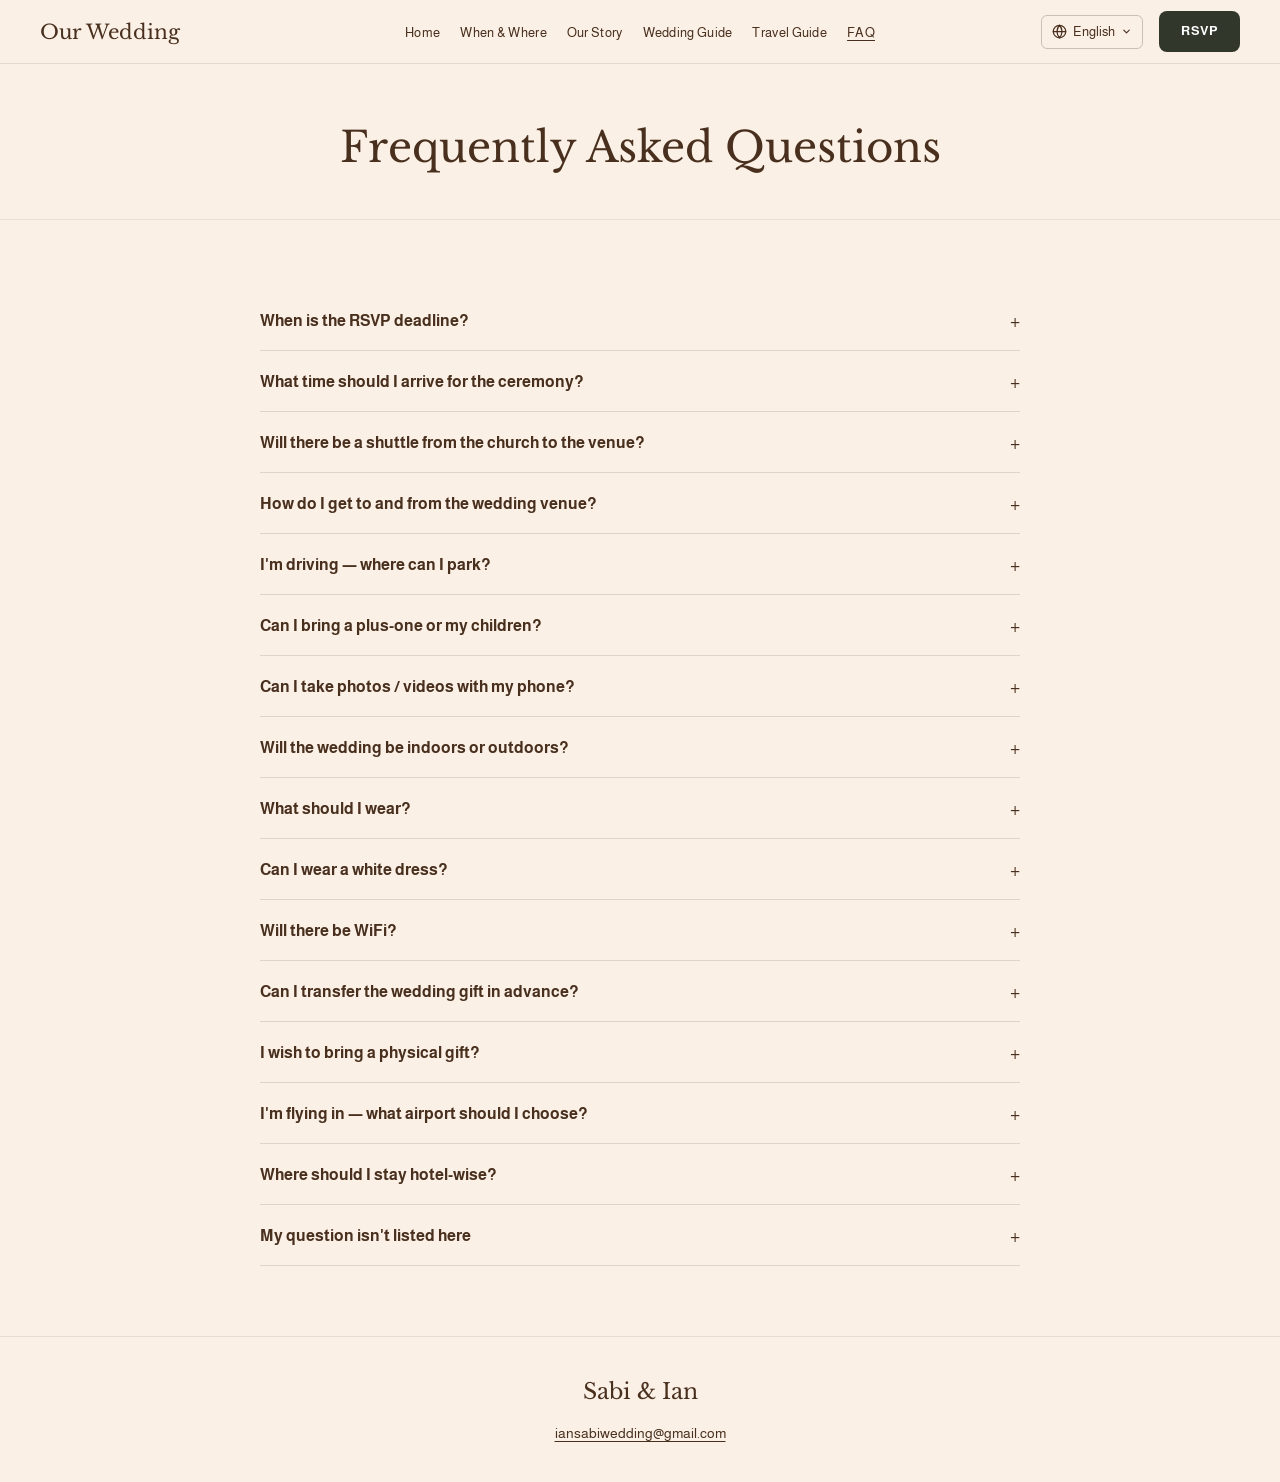
<file: faq.html>
<!DOCTYPE html>
<html lang="en">
<head>
  <meta charset="UTF-8" />
  <meta name="viewport" content="width=device-width, initial-scale=1.0" />
  <title>FAQ — Our Wedding</title>
  <link rel="stylesheet" href="style.css" />
</head>
<body>

  <!-- NAVIGATION -->
  <header>
    <nav class="nav-title">
      <a href="index.html" data-i18n="nav.title">Our Wedding</a>
    </nav>
    <ul class="nav-links" id="navLinks">
      <li><a href="index.html" data-i18n="nav.info">Home</a></li>
      <li><a href="when-where.html" data-i18n="nav.when_where">When &amp; Where</a></li>
      <li><a href="our-story.html" data-i18n="nav.story">Our Story</a></li>
      <li><a href="guide.html" data-i18n="nav.guide">Wedding Guide</a></li>
      <li><a href="travel-guide.html" data-i18n="nav.travel">Travel Guide</a></li>
      <li><a href="faq.html" class="active" data-i18n="nav.faq">FAQ</a></li>
    </ul>
    <div class="nav-right">
      <div class="lang-switcher" id="langSwitcher">
        <button class="lang-trigger" onclick="toggleLangDropdown(event)" aria-label="Change language">
          <svg width="15" height="15" viewBox="0 0 24 24" fill="none" stroke="currentColor" stroke-width="2" stroke-linecap="round" stroke-linejoin="round"><circle cx="12" cy="12" r="10"/><line x1="2" y1="12" x2="22" y2="12"/><path d="M12 2a15.3 15.3 0 0 1 4 10 15.3 15.3 0 0 1-4 10 15.3 15.3 0 0 1-4-10 15.3 15.3 0 0 1 4-10z"/></svg>
          <span id="currentLangLabel">English</span>
          <svg class="lang-chevron" width="11" height="11" viewBox="0 0 24 24" fill="none" stroke="currentColor" stroke-width="2.5" stroke-linecap="round" stroke-linejoin="round"><polyline points="6 9 12 15 18 9"/></svg>
        </button>
        <div class="lang-dropdown">
          <button id="lang-btn-en" onclick="setLang('en')">English</button>
          <button id="lang-btn-ro" onclick="setLang('ro')">Română</button>
        </div>
      </div>
      <button class="mobile-menu-toggle" onclick="toggleNav()" aria-label="Menu">☰</button>
      <a href="rsvp.html" class="btn-rsvp">RSVP</a>
    </div>
  </header>

  <!-- BANNER -->
  <div class="page-banner">
    <h1 data-i18n="faq.banner">Frequently Asked Questions</h1>
  </div>

  <!-- FAQ CONTENT -->
  <section class="section-cream">
    <div class="container">
      <div class="faq-container">

        <div class="faq-item">
          <button class="faq-question" onclick="toggleFaq(this)">
            <span data-i18n="faq.q1">When is the RSVP deadline?</span>
            <span class="faq-icon">+</span>
          </button>
          <div class="faq-answer">
            <p data-lang="en">Kindly RSVP by <strong>7th November 2026</strong>. You can submit your RSVP via the <a href="rsvp.html">RSVP page</a>.</p>
            <p data-lang="ro" style="display:none;">Vă rugăm să confirmați participarea până pe <strong>7 Noiembrie 2026</strong>. Puteți face RSVP pe <a href="rsvp.html">pagina RSVP</a>.</p>
          </div>
        </div>

        <div class="faq-item">
          <button class="faq-question" onclick="toggleFaq(this)">
            <span data-i18n="faq.q2">What time should I arrive for the ceremony?</span>
            <span class="faq-icon">+</span>
          </button>
          <div class="faq-answer">
            <p data-lang="en">The wedding ceremony will start at <strong>1.30pm</strong>, and the reception at <strong>3pm</strong>. Please arrive a few minutes early so you can find a seat before the ceremony begins.</p>
            <p data-lang="ro" style="display:none;">Ceremonia de nuntă va începe la ora <strong>13:30</strong>, iar recepția începând cu ora <strong>15:00</strong>.</p>
          </div>
        </div>

        <div class="faq-item">
          <button class="faq-question" onclick="toggleFaq(this)">
            <span data-i18n="faq.q3">Will there be a shuttle from the church to the venue?</span>
            <span class="faq-icon">+</span>
          </button>
          <div class="faq-answer">
            <p data-lang="en">No — it's a short <strong>14-minute walk</strong> between the church and the reception venue, so no shuttle is needed.</p>
            <p data-lang="ro" style="display:none;">Nu — distanța dintre biserică și locația recepției este de doar <strong>14 minute pe jos</strong>, deci nu este nevoie de shuttle.</p>
          </div>
        </div>

        <div class="faq-item">
          <button class="faq-question" onclick="toggleFaq(this)">
            <span data-i18n="faq.q4">How do I get to and from the wedding venue?</span>
            <span class="faq-icon">+</span>
          </button>
          <div class="faq-answer">
            <p data-lang="en">We recommend using <strong>Uber</strong> or <strong>Bolt</strong> to get to the venue. In the evening there will be a <strong>shuttle bus</strong> from the reception venue back to the city centre.</p>
            <p data-lang="ro" style="display:none;">Recomandăm <strong>Uber</strong> sau <strong>Bolt</strong> pentru deplasarea la locație. Seara va exista un <strong>autobuz shuttle</strong> de la locația recepției înapoi în centrul orașului.</p>
          </div>
        </div>

        <div class="faq-item">
          <button class="faq-question" onclick="toggleFaq(this)">
            <span data-i18n="faq.q5">I'm driving — where can I park?</span>
            <span class="faq-icon">+</span>
          </button>
          <div class="faq-answer">
            <p data-lang="en">There is <strong>street parking</strong> available near both the church and the wedding venue.</p>
            <p data-lang="ro" style="display:none;">Există <strong>parcare pe stradă</strong> disponibilă în apropierea atât a bisericii, cât și a locației nunții.</p>
          </div>
        </div>

        <div class="faq-item">
          <button class="faq-question" onclick="toggleFaq(this)">
            <span data-i18n="faq.q6">Can I bring a plus-one or my children?</span>
            <span class="faq-icon">+</span>
          </button>
          <div class="faq-answer">
            <p data-lang="en">As much as we believe in the idea of the more the merrier, unfortunately the venue only allows us a certain number of people. Therefore we ask that you only bring a plus-one if you've been dating for at least <strong>1 year</strong>.</p>
            <p data-lang="ro" style="display:none;">Deși ne-ar plăcea să fim cu toții împreună, din păcate locația permite un număr limitat de persoane. Prin urmare, vă rugăm să aduceți un plus-one doar dacă sunteți împreună de cel puțin <strong>1 an</strong>.</p>
            <p data-lang="en">In regards to children, we have a <strong>strict no kids under the age of 10</strong> policy. RSVP can be done via the <a href="rsvp.html">RSVP page</a>.</p>
            <p data-lang="ro" style="display:none;">În ceea ce privește copiii, avem o politică strictă de <strong>neacceptare a copiilor sub 10 ani</strong>. RSVP-ul se poate face pe <a href="rsvp.html">pagina RSVP</a>.</p>
          </div>
        </div>

        <div class="faq-item">
          <button class="faq-question" onclick="toggleFaq(this)">
            <span data-i18n="faq.q7">Can I take photos / videos with my phone?</span>
            <span class="faq-icon">+</span>
          </button>
          <div class="faq-answer">
            <p data-lang="en">Of course you can! We will be sending around a <strong>Google Photos Album</strong> for people to share photos with us after the wedding.</p>
            <p data-lang="ro" style="display:none;">Bineînțeles că da! Vom trimite un <strong>Album Google Photos</strong> în care toți invitații să poată împărtăși fotografiile lor cu noi după nuntă.</p>
          </div>
        </div>

        <div class="faq-item">
          <button class="faq-question" onclick="toggleFaq(this)">
            <span data-i18n="faq.q8">Will the wedding be indoors or outdoors?</span>
            <span class="faq-icon">+</span>
          </button>
          <div class="faq-answer">
            <p data-lang="en">Both the ceremony and the reception will be <strong>indoors</strong>. The reception does have a garden space though, where you can take a breath of fresh air or have a smoke.</p>
            <p data-lang="ro" style="display:none;">Atât ceremonia cât și recepția vor fi <strong>în interior</strong>. Recepția are totuși un spațiu exterior/grădină unde puteți lua aer curat sau fuma.</p>
          </div>
        </div>

        <div class="faq-item">
          <button class="faq-question" onclick="toggleFaq(this)">
            <span data-i18n="faq.q9">What should I wear?</span>
            <span class="faq-icon">+</span>
          </button>
          <div class="faq-answer">
            <p data-lang="en">Romanians dress to impress, so think "the snazzier the better". That being said, we want our guests to feel comfortable, so go as fancy as you like 🙂</p>
            <p data-lang="ro" style="display:none;">Românii iubesc eleganța, așa că vă încurajăm să fiți cât mai șic! Totuși, cel mai important pentru noi este să vă simțiți confortabil, deci vă invităm să alegeți o ținută elegantă în care să vă simțiți cu adevărat bine</p>
            <p data-lang="en">PS. Make sure you have some comfy shoes with you — there is a lot of dancing involved!</p>
            <p data-lang="ro" style="display:none;">PS. Asigurați-vă că aveți pantofi comozi — se dansează mult!</p>
          </div>
        </div>

        <div class="faq-item">
          <button class="faq-question" onclick="toggleFaq(this)">
            <span data-i18n="faq.q10">Can I wear a white dress?</span>
            <span class="faq-icon">+</span>
          </button>
          <div class="faq-answer">
            <p data-lang="en">While we appreciate everyone's personal style, we kindly ask you to avoid white and very close shades (cream, ivory), as this color is reserved for the bride according to local tradition. Thank you for your understanding and we can't wait to see the rest of the color palette in our photos.</p>
            <p data-lang="ro" style="display:none;">Deși apreciem stilul personal al fiecăruia, vă rugăm cu drag să evitați <strong>albul și nuanțele foarte apropiate (crem, ivoriu)</strong>, această culoare fiind rezervată miresei conform tradiției locale. Vă mulțumim pentru înțelegere și abia așteptăm să vedem restul paletei de culori în fotografiile noastre</p>
          </div>
        </div>

        <div class="faq-item">
          <button class="faq-question" onclick="toggleFaq(this)">
            <span data-i18n="faq.q11">Will there be WiFi?</span>
            <span class="faq-icon">+</span>
          </button>
          <div class="faq-answer">
            <p data-lang="en">Yes, absolutely!</p>
            <p data-lang="ro" style="display:none;">Da, cu siguranță!</p>
          </div>
        </div>

        <div class="faq-item">
          <button class="faq-question" onclick="toggleFaq(this)">
            <span data-i18n="faq.q12">Can I transfer the wedding gift in advance?</span>
            <span class="faq-icon">+</span>
          </button>
          <div class="faq-answer">
            <p data-lang="en">Most guests share cash in an envelope on the day, but if you wish to transfer in advance, please use these details:</p>
            <p data-lang="ro" style="display:none;">Majoritatea invitaților oferă cadoul în plic în ziua nunții, dar dacă doriți să transferați în avans, folosiți aceste detalii:</p>
            <p style="margin-top:12px; font-family:'Libre Baskerville', serif; line-height:2;">
              <strong>Name:</strong> Sabina Barbu<br/>
              <strong>Sort Code:</strong> 20-79-29<br/>
              <strong>Account Number:</strong> 40393851<br/>
              <strong>IBAN:</strong> GB10BUKB20792940393851<br/>
              <strong>SWIFT/BIC:</strong> BUKBGB22<br/>
              <strong data-lang="en">Reference:</strong><strong data-lang="ro" style="display:none;">Referință:</strong> Your Name
            </p>
          </div>
        </div>

        <div class="faq-item">
          <button class="faq-question" onclick="toggleFaq(this)">
            <span data-i18n="faq.q13">I wish to bring a physical gift?</span>
            <span class="faq-icon">+</span>
          </button>
          <div class="faq-answer">
            <p data-lang="en">That's very kind of you! However, we would prefer the Romanian traditional way of a monetary gift. You can find out more about this on our <a href="guide.html">Wedding Guide</a> page.</p>
            <p data-lang="ro" style="display:none;">Foarte drăguț din partea ta! Totuși, preferăm tradiția românească a cadoului în bani. Poți afla mai multe despre aceasta pe pagina noastră <a href="guide.html">Ghidul Nunții</a>.</p>
          </div>
        </div>

        <div class="faq-item">
          <button class="faq-question" onclick="toggleFaq(this)">
            <span data-i18n="faq.q14">I'm flying in — what airport should I choose?</span>
            <span class="faq-icon">+</span>
          </button>
          <div class="faq-answer">
            <p data-lang="en">There are two main options:</p>
            <p data-lang="ro" style="display:none;">Există două opțiuni principale:</p>
            <p data-lang="en"><strong>1. Brașov-Ghimbav International Airport (GHV)</strong> — Our recommended choice. Located approximately 20 minutes from both the city centre and the wedding venue.</p>
            <p data-lang="ro" style="display:none;"><strong>1. Aeroportul Internațional Brașov-Ghimbav (GHV)</strong> — Alegerea noastră recomandată. Situat la aproximativ 20 de minute atât de centrul orașului, cât și de locația nunții.</p>
            <p data-lang="en"><strong>2. Bucharest Henri Coandă International Airport (OTP)</strong> — Located outside of Bucharest, approximately 2.5 hours' drive from Brașov. More information can be found on our <a href="travel-guide.html">Travel Guide</a>.</p>
            <p data-lang="ro" style="display:none;"><strong>2. Aeroportul Internațional Henri Coandă București (OTP)</strong> — Situat în afara Bucureștiului, la aproximativ 2,5 ore de Brașov. Mai multe informații găsiți pe <a href="travel-guide.html">Ghidul de Călătorie</a>.</p>
          </div>
        </div>

        <div class="faq-item">
          <button class="faq-question" onclick="toggleFaq(this)">
            <span data-i18n="faq.q15">Where should I stay hotel-wise?</span>
            <span class="faq-icon">+</span>
          </button>
          <div class="faq-answer">
            <p data-lang="en">There are a few hotels we recommend. You can find the full list on our <a href="travel-guide.html#hotels">Travel Guide</a> page.</p>
            <p data-lang="ro" style="display:none;">Avem câteva hoteluri recomandate. Găsiți lista completă pe pagina noastră <a href="travel-guide.html#hotels">Ghid de Călătorie</a>.</p>
          </div>
        </div>

        <div class="faq-item">
          <button class="faq-question" onclick="toggleFaq(this)">
            <span data-i18n="faq.q16">My question isn't listed here</span>
            <span class="faq-icon">+</span>
          </button>
          <div class="faq-answer">
            <p data-lang="en">If your question isn't listed or you are unsure about anything, you can either send us an email at <a href="mailto:ianandsabiwedding@gmail.com">ianandsabiwedding@gmail.com</a> or message one of us directly.</p>
            <p data-lang="ro" style="display:none;">Dacă întrebarea ta nu este listată sau ești nesigur despre ceva, ne poți trimite un email la <a href="mailto:ianandsabiwedding@gmail.com">ianandsabiwedding@gmail.com</a> sau ne poți scrie direct.</p>
          </div>
        </div>

      </div>
    </div>
  </section>

  <!-- FOOTER -->
  <footer>
    <p class="footer-name">Sabi &amp; Ian</p>
    <a href="mailto:iansabiwedding@gmail.com">iansabiwedding@gmail.com</a>
  </footer>

  <script>
    function toggleNav() {
      document.getElementById('navLinks').classList.toggle('open');
    }
    function toggleFaq(btn) {
      const item = btn.closest('.faq-item');
      item.classList.toggle('open');
    }
  </script>
  <script src="lang.js"></script>
</body>
</html>
</file>
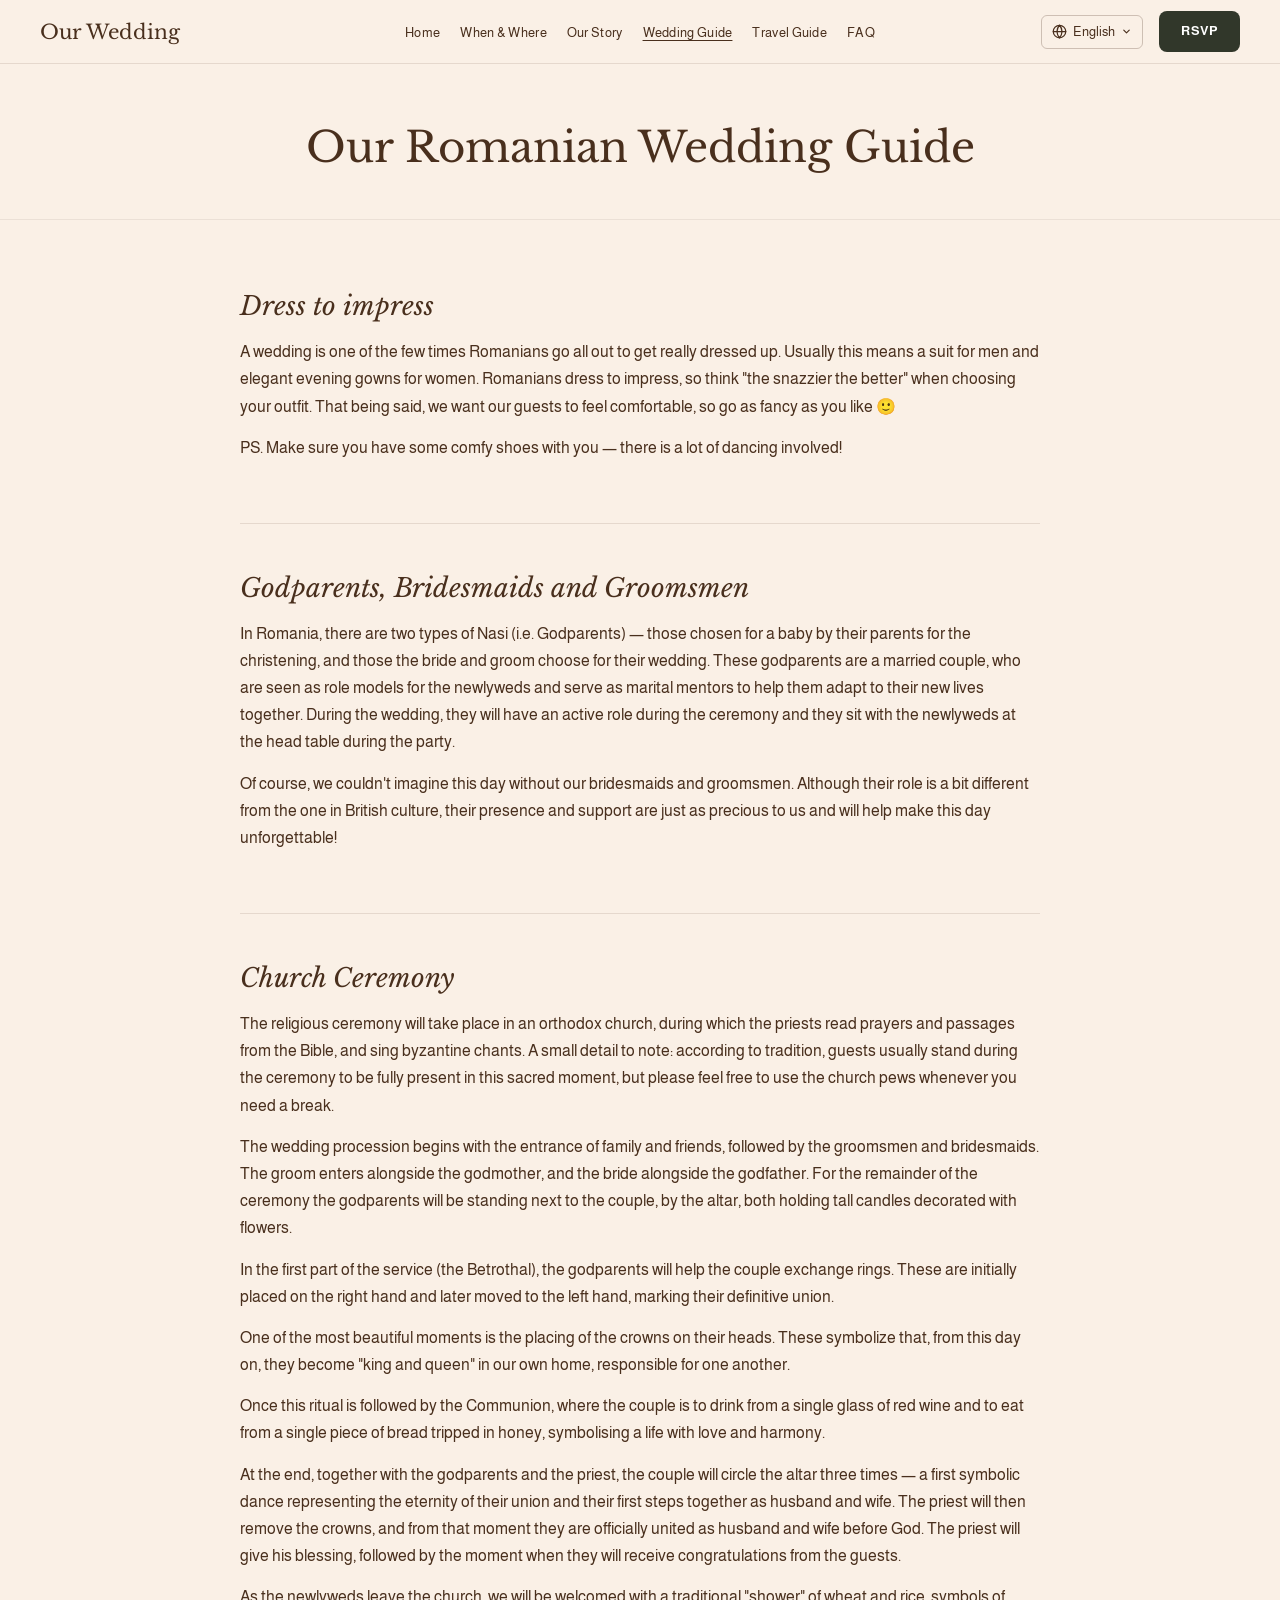
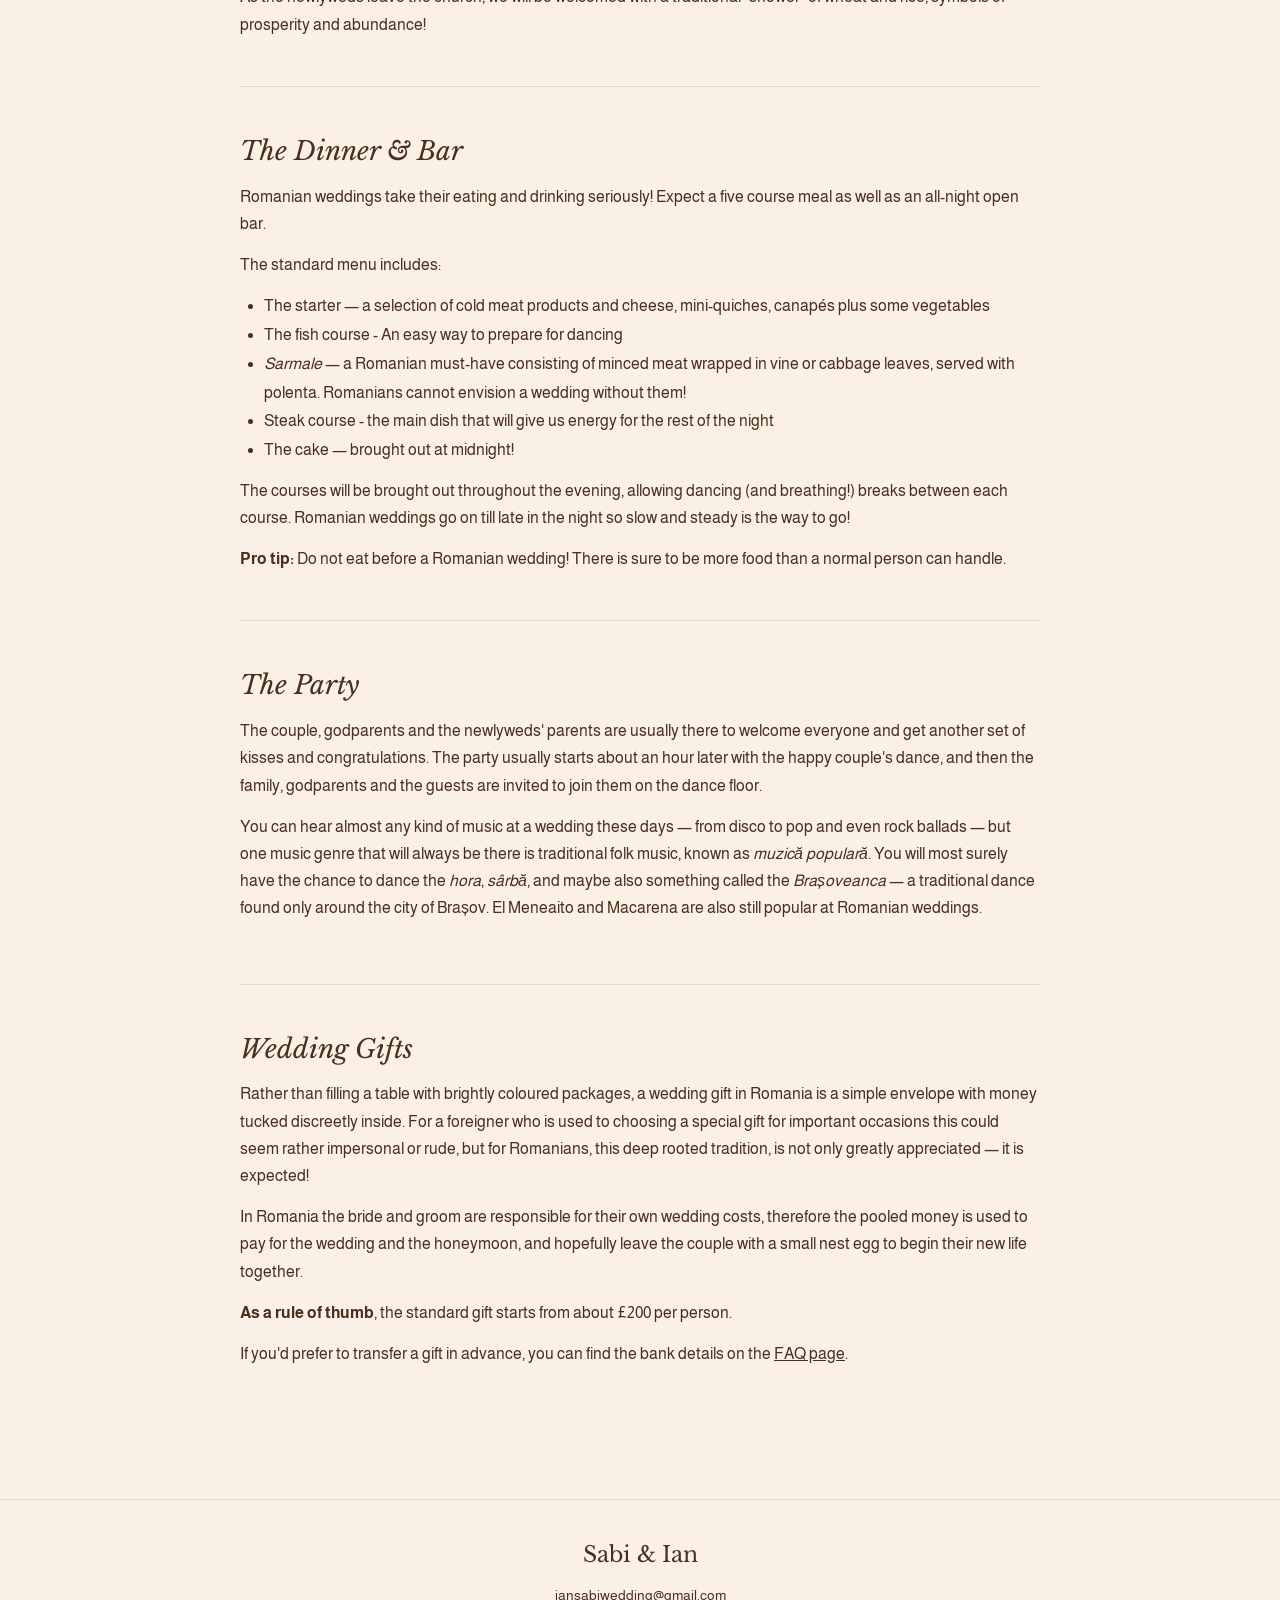
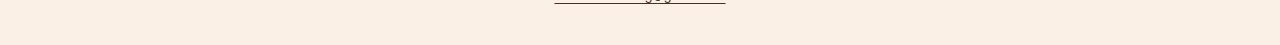
<file: guide.html>
<!DOCTYPE html>
<html lang="en">
<head>
  <meta charset="UTF-8" />
  <meta name="viewport" content="width=device-width, initial-scale=1.0" />
  <title>Wedding Guide — Our Wedding</title>
  <link rel="stylesheet" href="style.css" />
</head>
<body>

  <!-- NAVIGATION -->
  <header>
    <nav class="nav-title">
      <a href="index.html" data-i18n="nav.title">Our Wedding</a>
    </nav>
    <ul class="nav-links" id="navLinks">
      <li><a href="index.html" data-i18n="nav.info">Home</a></li>
      <li><a href="when-where.html" data-i18n="nav.when_where">When &amp; Where</a></li>
      <li><a href="our-story.html" data-i18n="nav.story">Our Story</a></li>
      <li><a href="guide.html" class="active" data-i18n="nav.guide">Wedding Guide</a></li>
      <li><a href="travel-guide.html" data-i18n="nav.travel">Travel Guide</a></li>
      <li><a href="faq.html" data-i18n="nav.faq">FAQ</a></li>
    </ul>
    <div class="nav-right">
      <div class="lang-switcher" id="langSwitcher">
        <button class="lang-trigger" onclick="toggleLangDropdown(event)" aria-label="Change language">
          <svg width="15" height="15" viewBox="0 0 24 24" fill="none" stroke="currentColor" stroke-width="2" stroke-linecap="round" stroke-linejoin="round"><circle cx="12" cy="12" r="10"/><line x1="2" y1="12" x2="22" y2="12"/><path d="M12 2a15.3 15.3 0 0 1 4 10 15.3 15.3 0 0 1-4 10 15.3 15.3 0 0 1-4-10 15.3 15.3 0 0 1 4-10z"/></svg>
          <span id="currentLangLabel">English</span>
          <svg class="lang-chevron" width="11" height="11" viewBox="0 0 24 24" fill="none" stroke="currentColor" stroke-width="2.5" stroke-linecap="round" stroke-linejoin="round"><polyline points="6 9 12 15 18 9"/></svg>
        </button>
        <div class="lang-dropdown">
          <button id="lang-btn-en" onclick="setLang('en')">English</button>
          <button id="lang-btn-ro" onclick="setLang('ro')">Română</button>
        </div>
      </div>
      <button class="mobile-menu-toggle" onclick="toggleNav()" aria-label="Menu">☰</button>
      <a href="rsvp.html" class="btn-rsvp">RSVP</a>
    </div>
  </header>

  <!-- BANNER -->
  <div class="page-banner">
    <h1 data-i18n="guide.banner">Our Romanian Wedding Guide</h1>
  </div>

  <!-- GUIDE CONTENT -->
  <section class="section-cream">
    <div class="container">

      <div class="guide-section">
        <h3 data-i18n="guide.dress">Dress to impress</h3>
        <p data-lang="en">A wedding is one of the few times Romanians go all out to get really dressed up. Usually this means a suit for men and elegant evening gowns for women. Romanians dress to impress, so think "the snazzier the better" when choosing your outfit. That being said, we want our guests to feel comfortable, so go as fancy as you like 🙂</p>
        <p data-lang="ro" style="display:none;">La o nuntă românească, ne place să sărbătorim cu stil! De obicei, domnii poartă costume, iar doamnele aleg rochii elegante de seară. Românilor le place să se gătească de sărbătoare, însă cel mai important pentru noi este ca voi să vă simțiți bine. Purtați ceea ce vă face să vă simțiți frumoși și încrezători!</p>
        <p data-lang="en">PS. Make sure you have some comfy shoes with you — there is a lot of dancing involved!</p>
        <p data-lang="ro" style="display:none;">PS: Nu uitați să aveți la îndemână și o pereche de pantofi comozi — se dansează mult!</p>
      </div>

      <div class="guide-section">
        <h3 data-i18n="guide.godparents">Godparents, Bridesmaids and Groomsmen</h3>
        <p data-lang="en">In Romania, there are two types of Nasi (i.e. Godparents) — those chosen for a baby by their parents for the christening, and those the bride and groom choose for their wedding. These godparents are a married couple, who are seen as role models for the newlyweds and serve as marital mentors to help them adapt to their new lives together. During the wedding, they will have an active role during the ceremony and they sit with the newlyweds at the head table during the party.</p>
        <p data-lang="ro" style="display:none;">În tradiția românească, <strong>Nașii</strong> ocupă un loc de cinste. Ei sunt un cuplu căsătorit, aleși de noi pentru a ne fi mentori și modele în noua noastră viață de familie. Pe parcursul întregii zile, ei au un rol activ în ceremonie și ne vor fi alături la masa de onoare.</p>
        <p data-lang="en">Of course, we couldn't imagine this day without our bridesmaids and groomsmen. Although their role is a bit different from the one in British culture, their presence and support are just as precious to us and will help make this day unforgettable!</p>
        <p data-lang="ro" style="display:none;">Desigur, nu ne-am putea imagina această zi fără <strong>domnișoarele și cavalerii noștri de onoare</strong>. Deși rolul lor este puțin diferit față de cel din cultura britanică, prezența și sprijinul lor ne sunt la fel de prețioase și ne vor ajuta să facem această zi de neuitat!</p>
      </div>

      <div class="guide-section">
        <h3 data-i18n="guide.ceremony">Church Ceremony</h3>
        <p data-lang="ro" style="display:none;">Ceremonia religioasă va avea loc într-o biserică ortodoxă, unde tradiția și spiritualitatea se împletesc într-un ritual plin de însemnătate. Fiecare gest are o vechime de secole și o încărcătură simbolică profundă, transformând evenimentul dintr-o simplă ceremonie într-o adevărată „Taină".</p>
        <p data-lang="ro" style="display:none;">Slujba este o succesiune de rugăciuni și cântări bizantine. Un mic detaliu practic: conform tradiției, invitații stau de obicei în picioare pe durata ceremoniei, pentru a fi pe deplin prezenți în acest moment sacru, însă vă rugăm să vă simțiți liberi să folosiți băncile din biserică ori de câte ori aveți nevoie de o pauză.</p>
        <p data-lang="en">The religious ceremony will take place in an orthodox church, during which the priests read prayers and passages from the Bible, and sing byzantine chants. A small detail to note: according to tradition, guests usually stand during the ceremony to be fully present in this sacred moment, but please feel free to use the church pews whenever you need a break.</p>
        <p data-lang="ro" style="display:none;">Procesiunea începe cu intrarea familiilor și a prietenilor, urmată de domnișoarele și cavalerii de onoare. Mirele intră alături de Nașă, iar Mireasa alături de Naș.</p>
        <p data-lang="ro" style="display:none;">Nașii noștri vor sta alături de noi pe tot parcursul ceremoniei la altar, ținând lumânări înalte împodobite cu flori — simboluri ale luminii și purității care ne vor călăuzi pașii.</p>
        <p data-lang="en">The wedding procession begins with the entrance of family and friends, followed by the groomsmen and bridesmaids. The groom enters alongside the godmother, and the bride alongside the godfather. For the remainder of the ceremony the godparents will be standing next to the couple, by the altar, both holding tall candles decorated with flowers.</p>
        <p data-lang="ro" style="display:none;">În prima parte a slujbei (Logodna), nașii ne vor ajuta să schimbăm verighetele. Acestea sunt așezate inițial pe mâna dreaptă, fiind ulterior mutate pe mâna stângă, marcând uniunea noastră definitivă.</p>
        <p data-lang="en">In the first part of the service (the Betrothal), the godparents will help the couple exchange rings. These are initially placed on the right hand and later moved to the left hand, marking their definitive union.</p>
        <p data-lang="ro" style="display:none;">Este momentul central, în care primim harul divin pentru noua familie. Unul dintre cele mai frumoase momente este așezarea coroanelor pe capetele noastre. Acestea simbolizează faptul că, din această zi, devenim „rege și regină" în propriul nostru cămin, responsabili unul pentru celălalt.</p>
        <p data-lang="en">One of the most beautiful moments is the placing of the crowns on their heads. These symbolize that, from this day on, they become "king and queen" in our own home, responsible for one another.</p>
        <p data-lang="ro" style="display:none;">Se relatează minunea de la Nunta din Cana Galileii, prima binecuvântare a unei nunți de către Mântuitorul Iisus.</p>
        <p data-lang="ro" style="display:none;">Vom bea vin și vom gusta din aceeași bucată de pâine înmuiată în miere, dintr-un singur vas. Acest gest simbolizează faptul că, de acum înainte, vom împărți totul în viață: și bucuriile, și încercările.</p>
        <p data-lang="en">Once this ritual is followed by the Communion, where  the couple is to drink from a single glass of red wine and to eat from a single piece of bread tripped in honey, symbolising a life with love and harmony.</p>
        <p data-lang="ro" style="display:none;">Împreună cu nașii și preotul vom înconjura Sfânta Masă de trei ori — un prim dans simbolic ce reprezintă eternitatea unirii noastre și primii noștri pași împreună ca soț și soție.</p>
        <p data-lang="ro" style="display:none;">Preotul ne va ridica coroanele, din acest moment fiind oficial uniți ca soț și soție în fața lui Dumnezeu. Preotul ne va da binecuvântare și apoi urmează momentul în care vom primi felicitările participanților.</p>
        <p data-lang="en">At the end, together with the godparents and the priest, the couple will circle the altar three times — a first symbolic dance representing the eternity of their union and their first steps together as husband and wife. The priest will then remove the crowns, and from that moment they are officially united as husband and wife before God. The priest will give his blessing, followed by the moment when they will receive congratulations from the guests.</p>
        <p data-lang="ro" style="display:none;">Ne vom bucura să ne întâmpinați sub o „ploaie" tradițională de grâu și orez, simboluri ale prosperității și belșugului!</p>
        <p data-lang="en">As the newlyweds leave the church, we will be welcomed with a traditional "shower" of wheat and rice, symbols of prosperity and abundance!</p>
      </div>

      <div class="guide-section">
        <h3 data-i18n="guide.dinner">The Dinner &amp; Bar</h3>
        <p data-lang="en">Romanian weddings take their eating and drinking seriously! Expect a five course meal as well as an all-night open bar.</p>
        <p data-lang="en">The standard menu includes:</p>
        <p data-lang="ro" style="display:none;">La o nuntă românească, mâncarea și băutura sunt tratate cu multă seriozitate! Pregătiți-vă pentru un festin cu 5 feluri de mâncare și un bar deschis (Open Bar) care ne va ține în formă toată noaptea.</p>
        <p data-lang="ro" style="display:none;">Meniul pregătit pentru nunta noastră cuprinde:</p>
        <ul style="margin: 12px 0 12px 24px; line-height:1.8;">
          <li data-lang="en">The starter — a selection of cold meat products and cheese, mini-quiches, canapés plus some vegetables</li>
          <li data-lang="ro" style="display:none;">Aperitiv — O selecție bogată de preparate reci, brânzeturi, mini-quiche-uri și legume.</li>
          <li data-lang="en">The fish course - An easy way to prepare for dancing</li>
          <li data-lang="ro" style="display:none;">Fel de pește — Un fel ușor pentru a ne pregăti de dans.</li>
          <li data-lang="en"><em>Sarmale</em> — a Romanian must-have consisting of minced meat wrapped in vine or cabbage leaves, served with polenta. Romanians cannot envision a wedding without them!</li>
          <li data-lang="ro" style="display:none;"><em>Sarmale</em> — Piesa de rezistență! Carne tocată învelită în foi de varză sau viță, servite cu mămăligă. Nicio nuntă românească nu este completă fără ele!</li>
          <li data-lang="en">Steak course - the main dish that will give us energy for the rest of the night</li>
          <li data-lang="ro" style="display:none;">Friptură — Felul principal care ne va da energie pentru restul nopții.</li>
          <li data-lang="en">The cake — brought out at midnight!</li>
          <li data-lang="ro" style="display:none;">Tortul — Momentul dulce, servit festiv în jurul miezului nopții.</li>
        </ul>
        <p data-lang="en">The courses will be brought out throughout the evening, allowing dancing (and breathing!) breaks between each course. Romanian weddings go on till late in the night so slow and steady is the way to go!</p>
        <p data-lang="ro" style="display:none;">Vă recomandăm să nu mâncați mult înainte de nuntă! Ritmul servirii este lent și constant, lăsând timp pentru socializare și „pauze de respirație" pe ringul de dans între feluri.</p>
        <p data-lang="en"><strong>Pro tip:</strong> Do not eat before a Romanian wedding! There is sure to be more food than a normal person can handle.</p>
      </div>

      <div class="guide-section">
        <h3 data-i18n="guide.party">The Party</h3>
        <p data-lang="en">The couple, godparents and the newlyweds' parents are usually there to welcome everyone and get another set of kisses and congratulations. The party usually starts about an hour later with the happy couple's dance, and then the family, godparents and the guests are invited to join them on the dance floor.</p>
        <p data-lang="ro" style="display:none;">Seara va începe într-o atmosferă caldă, unde noi, alături de nași și părinți, vă vom întâmpina pe toți cu mare bucurie. Petrecerea propriu-zisă debutează, conform tradiției, cam la o oră după sosirea invitaților, cu <strong>Dansul Mirilor</strong>. Acesta este momentul care dă semnalul distracției: imediat după, familia, nașii și toți cei dragi sunt invitați să ni se alăture pe ringul de dans!</p>
        <p data-lang="en">You can hear almost any kind of music at a wedding these days — from disco to pop and even rock ballads — but one music genre that will always be there is traditional folk music, known as <em>muzică populară</em>. You will most surely have the chance to dance the <em>hora</em>, <em>sârbă</em>, and maybe also something called the <em>Brașoveanca</em> — a traditional dance found only around the city of Brașov. El Meneaito and Macarena are also still popular at Romanian weddings.</p>
        <p data-lang="ro" style="display:none;">Pregătiți-vă pentru un mix electrizant! De la hituri disco și pop, până la balade rock, playlist-ul nostru va avea de toate. Însă, sufletul oricărei nunți românești rămâne muzica populară. Veți avea ocazia să dansați (și dacă nu știți, să învățați) <strong>Hora și Sârba</strong> (dansuri de grup care unesc toți invitații într-un cerc al bucuriei) <strong>Brașoveanca</strong> (un dans tradițional elegant, specific zonei noastre, Brașovul) și alte dansuri clasice și antrenante, populare la nunțile românești (care scot pe toată lumea la dans): <strong>El Meneaito, Macarena, Dansul Pinguinului</strong>...</p>
      </div>

      <div class="guide-section">
        <h3 data-i18n="guide.gifts">Wedding Gifts</h3>
        <p data-lang="en">Rather than filling a table with brightly coloured packages, a wedding gift in Romania is a simple envelope with money tucked discreetly inside. For a foreigner who is used to choosing a special gift for important occasions this could seem rather impersonal or rude, but for Romanians, this deep rooted tradition, is not only greatly appreciated — it is expected!</p>
        <p data-lang="ro" style="display:none;">În loc de clasicele cadouri, ambalate colorat, tradiția românească se bazează pe un gest simplu: un plic cu o contribuție în bani.<br/><br/>Deși în cultura vestică acest lucru poate părea neobișnuit sau impersonal, în România este un obicei profund înrădăcinat și extrem de apreciat. Este modul comunității de a susține tinerii căsătoriți la început de drum.</p>
        <p data-lang="en">In Romania the bride and groom are responsible for their own wedding costs, therefore the pooled money is used to pay for the wedding and the honeymoon, and hopefully leave the couple with a small nest egg to begin their new life together.</p>
        <p data-lang="ro" style="display:none;">Aceste daruri ne vor ajuta să acoperim costurile organizării nunții și să punem bazele viitorului nostru cămin (și, sperăm noi, ale unei luni de miere de neuitat!).<br/><br/>Vă mulțumim din suflet pentru generozitate și pentru că ne sunteți alături în acest nou capitol al vieții noastre.</p>
        <p data-lang="en"><strong>As a rule of thumb</strong>, the standard gift starts from about £200 per person.</p>
        <p data-lang="ro" style="display:none;"><strong>Ca punct de reper</strong> pentru cei care nu sunt familiarizați cu acest obicei, un cadou standard pornește de la aproximativ 200 Lire sterline sau echivalent în Lei, de persoană. Aceasta este, desigur, doar o sugestie, cea mai mare bucurie pentru noi fiind prezența voastră la eveniment!</p>
        <p data-lang="en">If you'd prefer to transfer a gift in advance, you can find the bank details on the <a href="faq.html">FAQ page</a>.</p>
        <p data-lang="ro" style="display:none;">Pentru confortul vostru, veți găsi plicuri pregătite pe mese, la recepție.<br/><br/>Dacă preferați varianta digitală sau doriți să trimiteți cadoul în avans, am pregătit toate detaliile bancare pe pagina <a href="faq.html">Întrebări Frecvente</a>.</p>
      </div>

    </div>
  </section>

  <!-- FOOTER -->
  <footer>
    <p class="footer-name">Sabi &amp; Ian</p>
    <a href="mailto:iansabiwedding@gmail.com">iansabiwedding@gmail.com</a>
  </footer>

  <script>
    function toggleNav() {
      document.getElementById('navLinks').classList.toggle('open');
    }
  </script>
  <script src="lang.js"></script>
</body>
</html>
</file>
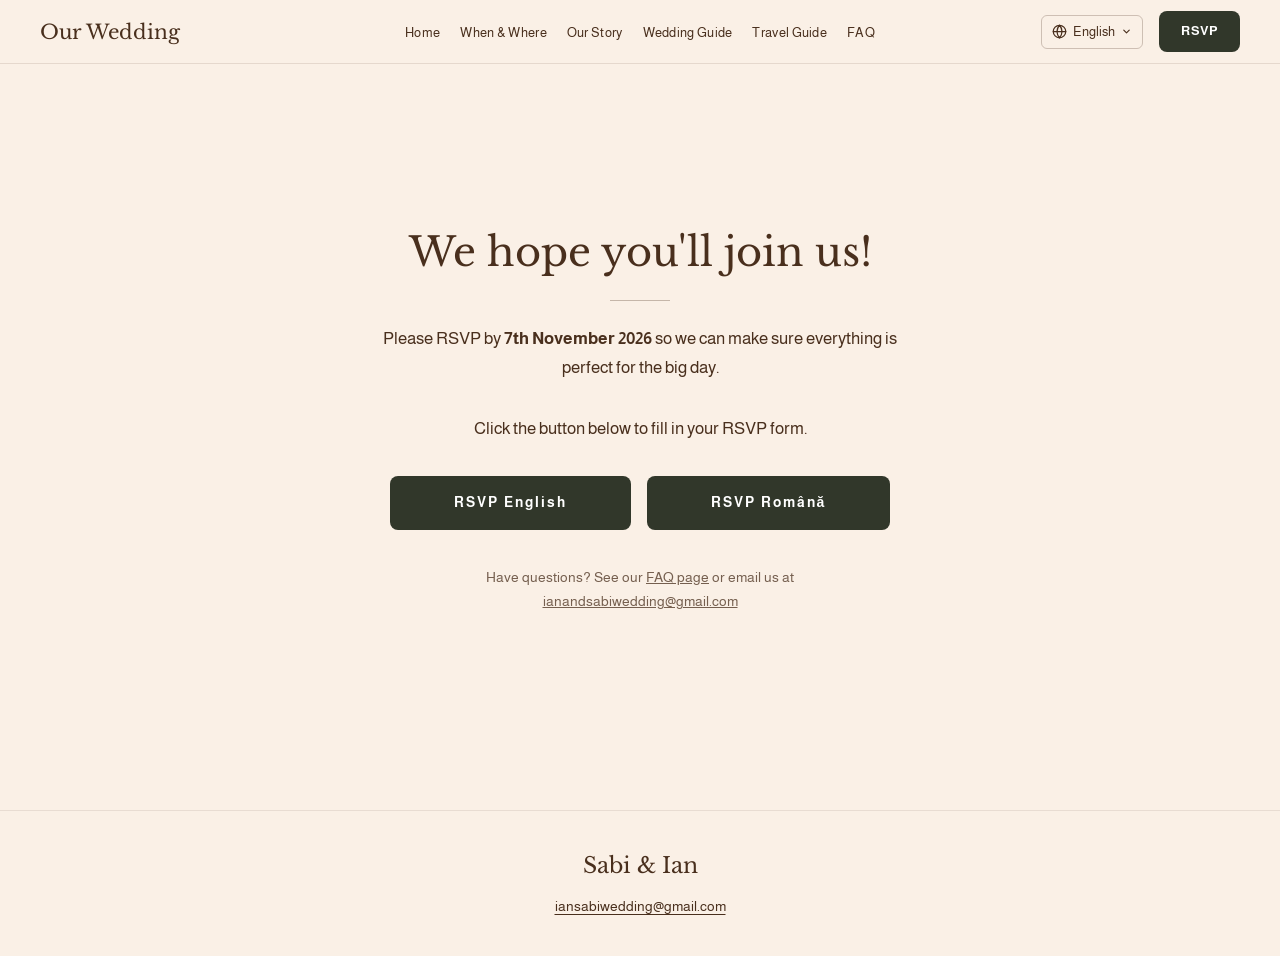
<file: rsvp.html>
<!DOCTYPE html>
<html lang="en">
<head>
  <meta charset="UTF-8" />
  <meta name="viewport" content="width=device-width, initial-scale=1.0" />
  <title>RSVP — Our Wedding</title>
  <link rel="stylesheet" href="style.css" />
</head>
<body>

  <!-- NAVIGATION -->
  <header>
    <nav class="nav-title">
      <a href="index.html" data-i18n="nav.title">Our Wedding</a>
    </nav>
    <ul class="nav-links" id="navLinks">
      <li><a href="index.html" data-i18n="nav.info">Home</a></li>
      <li><a href="when-where.html" data-i18n="nav.when_where">When &amp; Where</a></li>
      <li><a href="our-story.html" data-i18n="nav.story">Our Story</a></li>
      <li><a href="guide.html" data-i18n="nav.guide">Wedding Guide</a></li>
      <li><a href="travel-guide.html" data-i18n="nav.travel">Travel Guide</a></li>
      <li><a href="faq.html" data-i18n="nav.faq">FAQ</a></li>
    </ul>
    <div class="nav-right">
      <div class="lang-switcher" id="langSwitcher">
        <button class="lang-trigger" onclick="toggleLangDropdown(event)" aria-label="Change language">
          <svg width="15" height="15" viewBox="0 0 24 24" fill="none" stroke="currentColor" stroke-width="2" stroke-linecap="round" stroke-linejoin="round"><circle cx="12" cy="12" r="10"/><line x1="2" y1="12" x2="22" y2="12"/><path d="M12 2a15.3 15.3 0 0 1 4 10 15.3 15.3 0 0 1-4 10 15.3 15.3 0 0 1-4-10 15.3 15.3 0 0 1 4-10z"/></svg>
          <span id="currentLangLabel">English</span>
          <svg class="lang-chevron" width="11" height="11" viewBox="0 0 24 24" fill="none" stroke="currentColor" stroke-width="2.5" stroke-linecap="round" stroke-linejoin="round"><polyline points="6 9 12 15 18 9"/></svg>
        </button>
        <div class="lang-dropdown">
          <button id="lang-btn-en" onclick="setLang('en')">English</button>
          <button id="lang-btn-ro" onclick="setLang('ro')">Română</button>
        </div>
      </div>
      <button class="mobile-menu-toggle" onclick="toggleNav()" aria-label="Menu">☰</button>
      <a href="rsvp.html" class="btn-rsvp">RSVP</a>
    </div>
  </header>

  <!-- RSVP CONTENT -->
  <section class="section-cream" style="min-height: calc(100vh - 64px - 90px); display:flex; align-items:center;">
    <div class="container">
      <div class="rsvp-center">
        <h2 data-i18n="rsvp.heading">We hope you'll join us!</h2>
        <div class="divider"></div>
        <p data-lang="en">Please RSVP by <strong>7th November 2026</strong> so we can make sure everything is perfect for the big day.</p>
        <p data-lang="ro" style="display:none;">Vă rugăm să confirmați participarea până pe <strong>7 Noiembrie 2026</strong> pentru a ne asigura că totul va fi perfect.</p>
        <p data-lang="en">Click the button below to fill in your RSVP form.</p>
        <p data-lang="ro" style="display:none;">Faceți clic pe butonul de mai jos pentru a completa formularul de confirmare.</p>
        <div style="display:flex; gap:16px; justify-content:center; flex-wrap:wrap; margin-top:8px;">
          <a href="https://forms.gle/dRvQfUaqYMfumnBa8" target="_blank" class="btn-large" rel="noopener noreferrer">
            RSVP English
          </a>
          <a href="https://forms.gle/bYMDpYSYghdDDXkZ8" target="_blank" class="btn-large" rel="noopener noreferrer">
            RSVP Română
          </a>
        </div>
        <p style="margin-top:36px; font-size:14px; opacity:0.75;">
          <span data-lang="en">Have questions? See our <a href="faq.html">FAQ page</a> or email us at</span>
          <span data-lang="ro" style="display:none;">Ai întrebări? Vezi <a href="faq.html">pagina FAQ</a> sau scrie-ne la</span><br/>
          <a href="mailto:ianandsabiwedding@gmail.com">ianandsabiwedding@gmail.com</a>
        </p>
      </div>
    </div>
  </section>

  <!-- FOOTER -->
  <footer>
    <p class="footer-name">Sabi &amp; Ian</p>
    <a href="mailto:iansabiwedding@gmail.com">iansabiwedding@gmail.com</a>
  </footer>

  <script>
    function toggleNav() {
      document.getElementById('navLinks').classList.toggle('open');
    }
  </script>
  <script src="lang.js"></script>
</body>
</html>
</file>
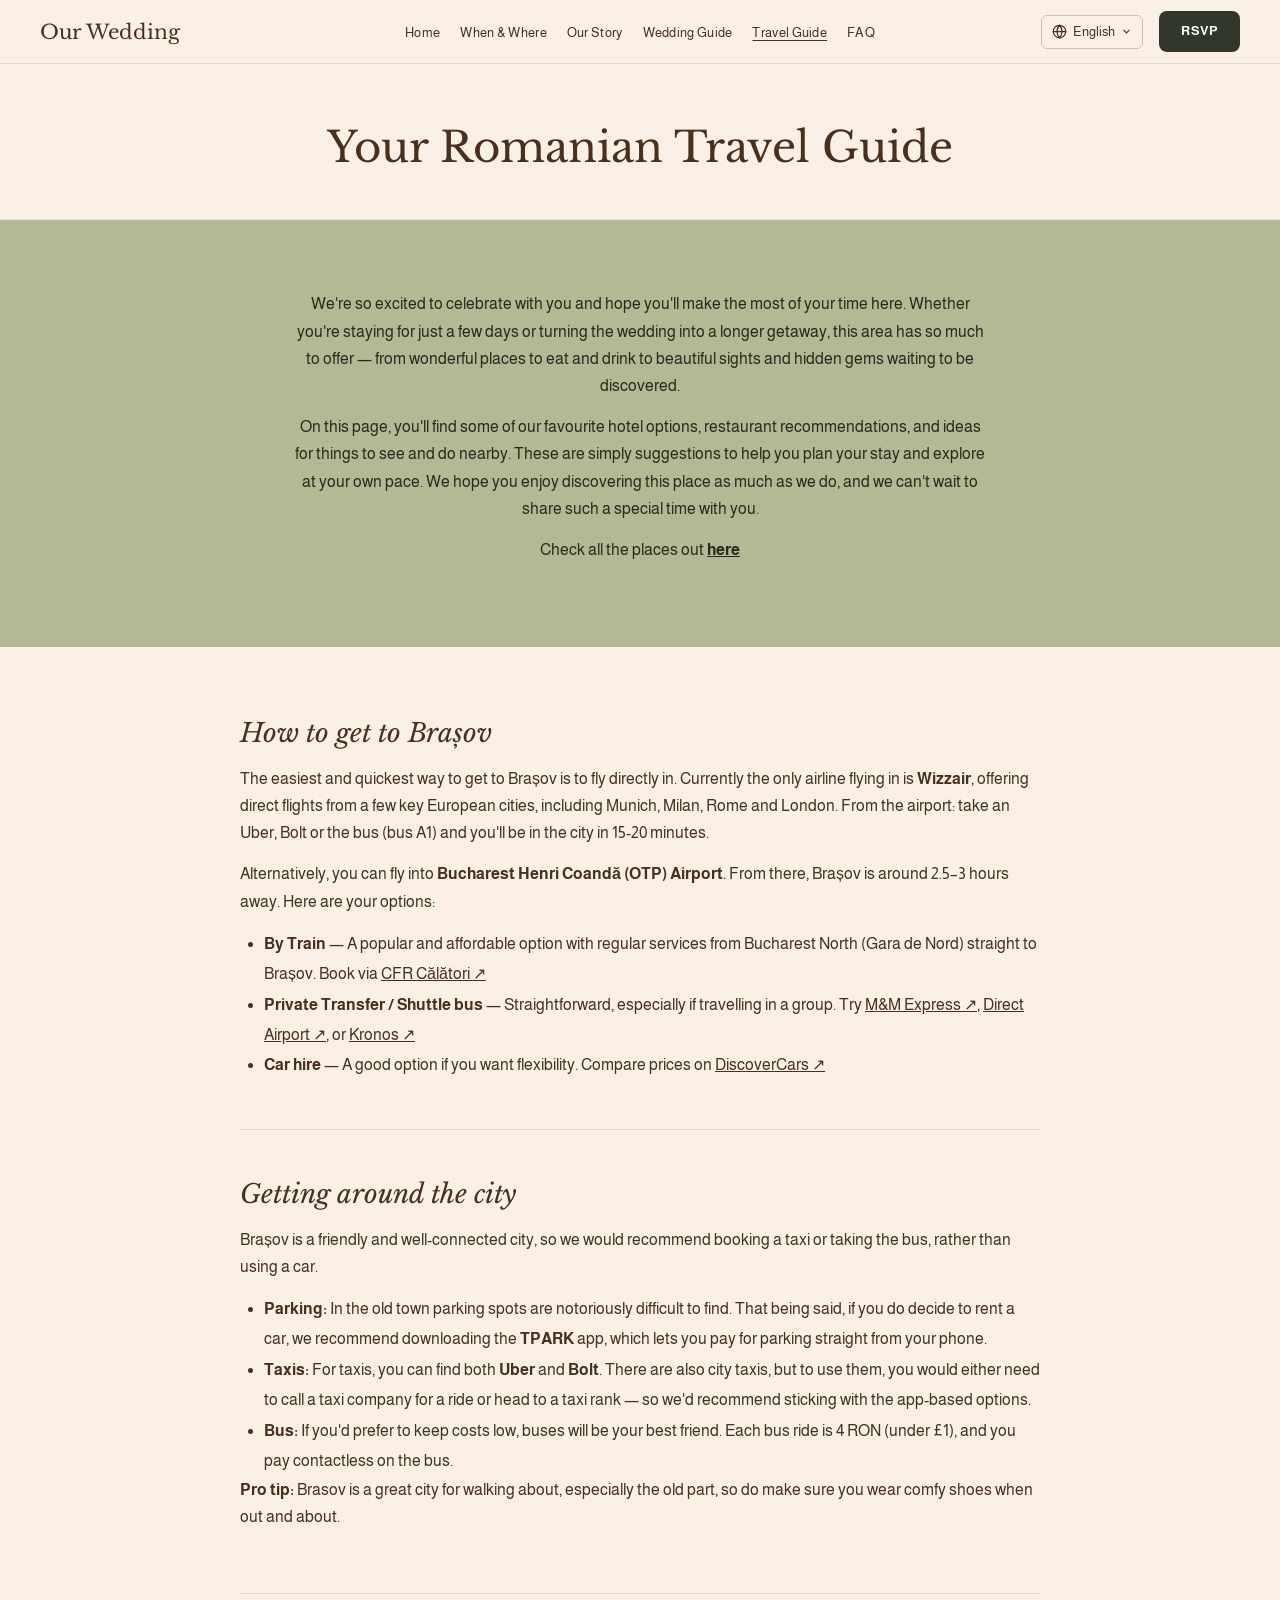
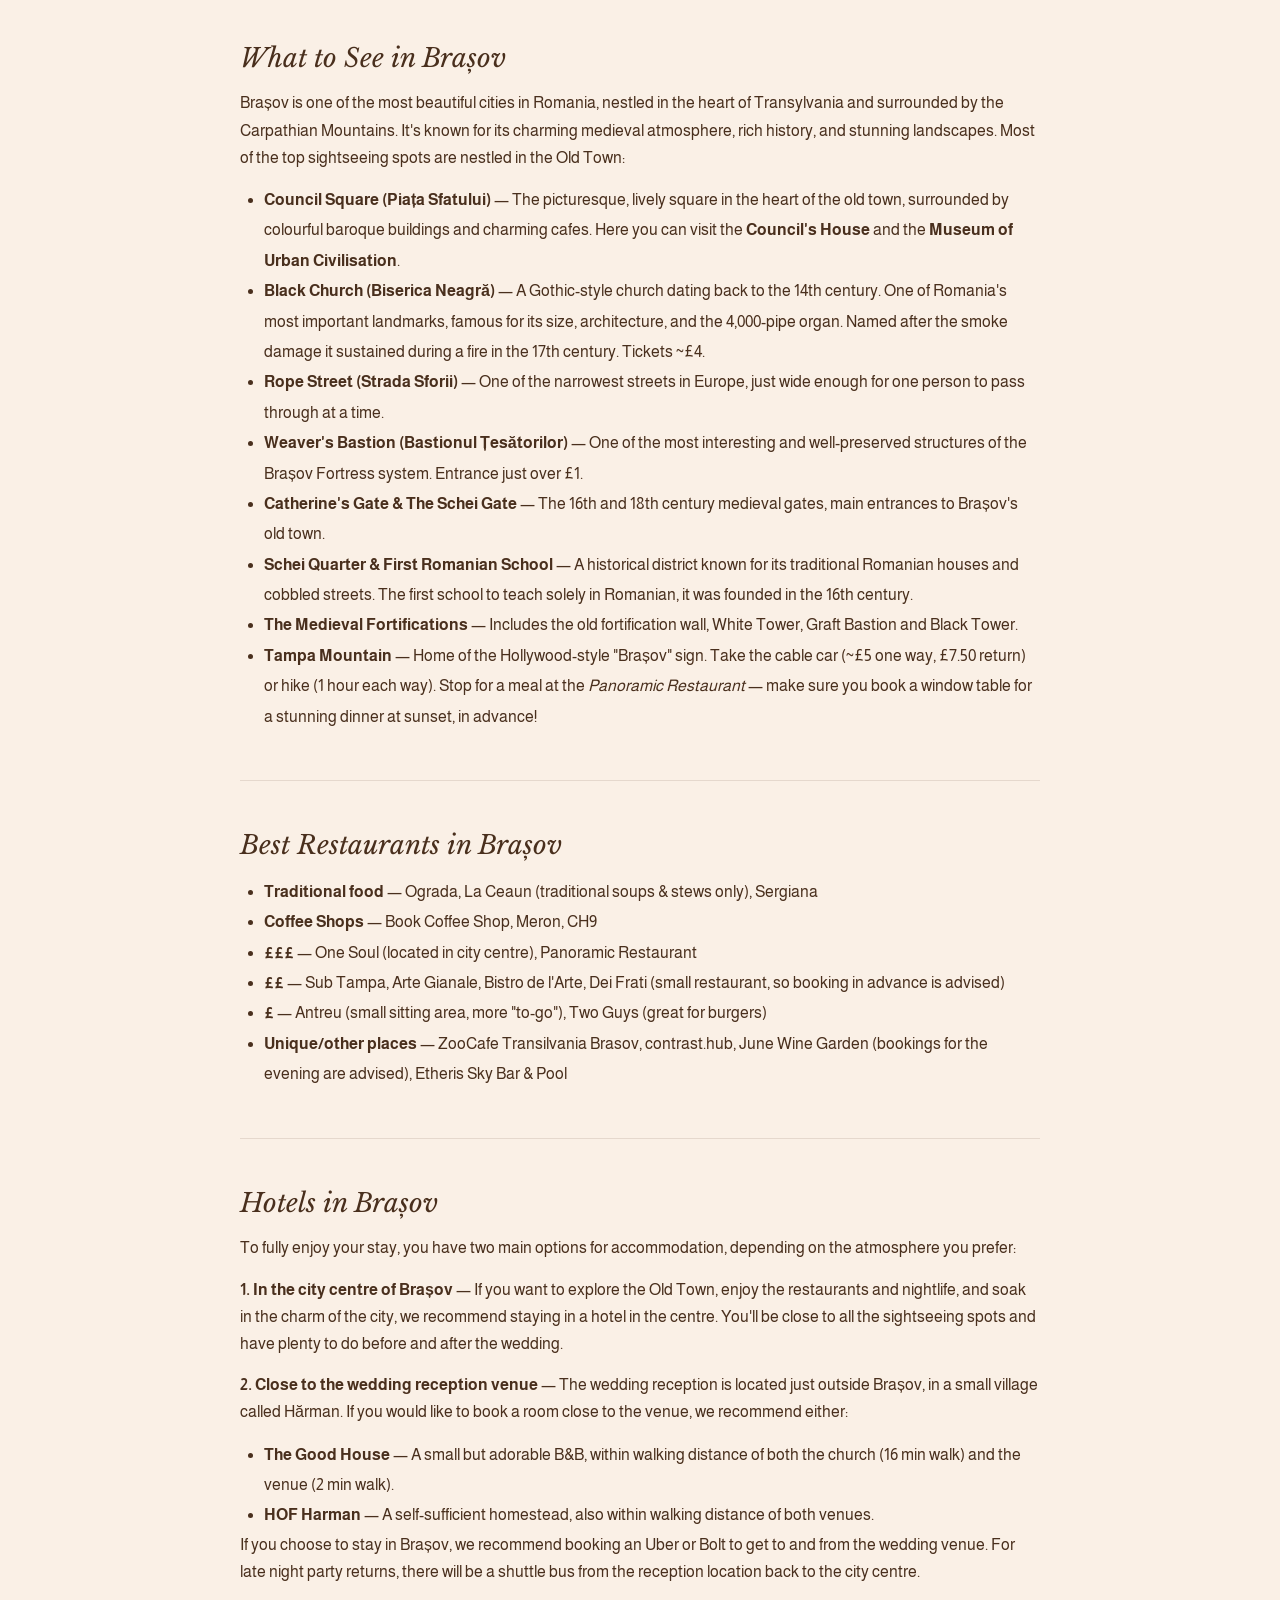
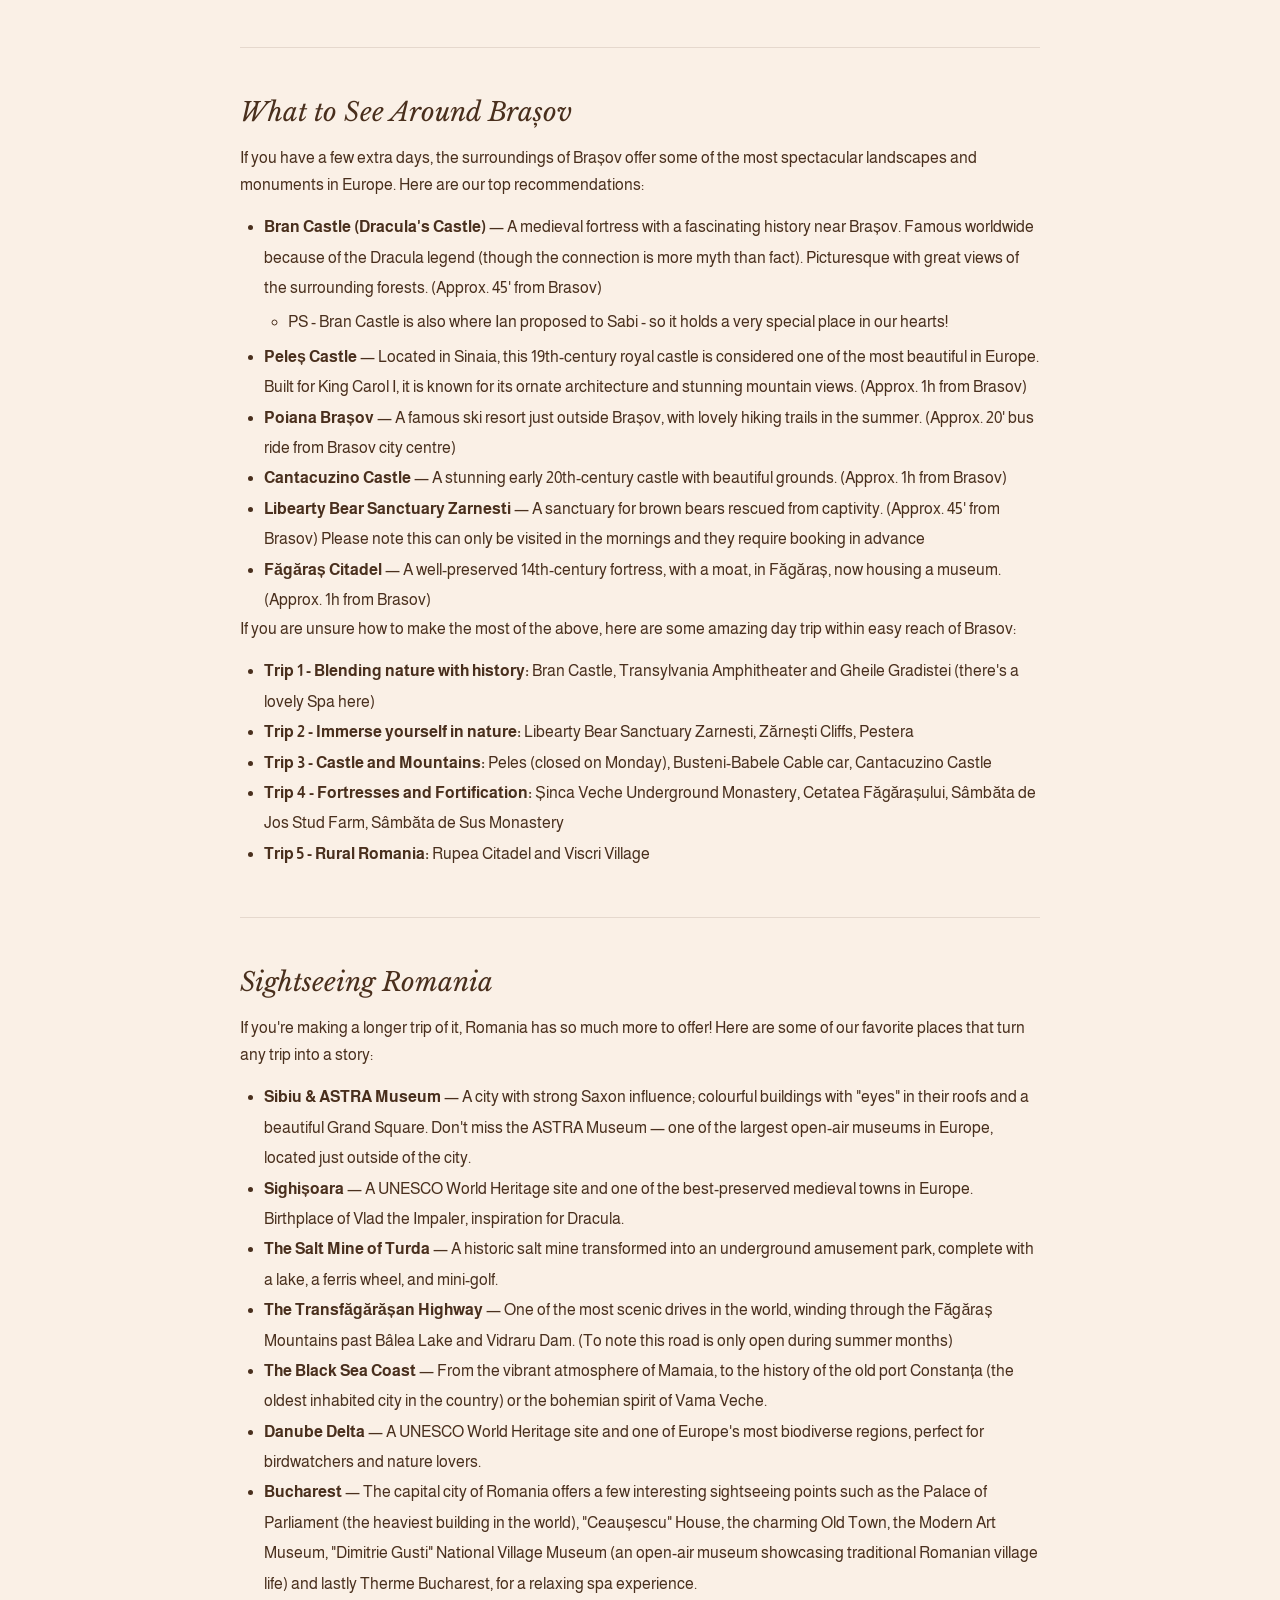
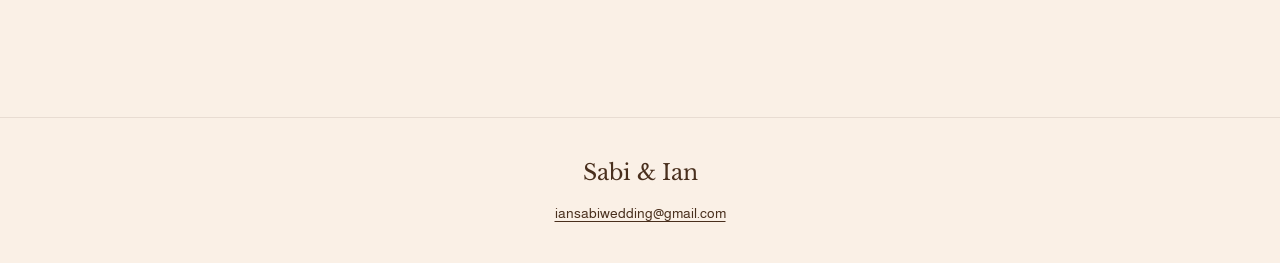
<file: travel-guide.html>
<!DOCTYPE html>
<html lang="en">
<head>
  <meta charset="UTF-8" />
  <meta name="viewport" content="width=device-width, initial-scale=1.0" />
  <title>Travel Guide — Our Wedding</title>
  <link rel="stylesheet" href="style.css" />
</head>
<body>

  <!-- NAVIGATION -->
  <header>
    <nav class="nav-title">
      <a href="index.html" data-i18n="nav.title">Our Wedding</a>
    </nav>
    <ul class="nav-links" id="navLinks">
      <li><a href="index.html" data-i18n="nav.info">Home</a></li>
      <li><a href="when-where.html" data-i18n="nav.when_where">When &amp; Where</a></li>
      <li><a href="our-story.html" data-i18n="nav.story">Our Story</a></li>
      <li><a href="guide.html" data-i18n="nav.guide">Wedding Guide</a></li>
      <li><a href="travel-guide.html" class="active" data-i18n="nav.travel">Travel Guide</a></li>
      <li><a href="faq.html" data-i18n="nav.faq">FAQ</a></li>
    </ul>
    <div class="nav-right">
      <div class="lang-switcher" id="langSwitcher">
        <button class="lang-trigger" onclick="toggleLangDropdown(event)" aria-label="Change language">
          <svg width="15" height="15" viewBox="0 0 24 24" fill="none" stroke="currentColor" stroke-width="2" stroke-linecap="round" stroke-linejoin="round"><circle cx="12" cy="12" r="10"/><line x1="2" y1="12" x2="22" y2="12"/><path d="M12 2a15.3 15.3 0 0 1 4 10 15.3 15.3 0 0 1-4 10 15.3 15.3 0 0 1-4-10 15.3 15.3 0 0 1 4-10z"/></svg>
          <span id="currentLangLabel">English</span>
          <svg class="lang-chevron" width="11" height="11" viewBox="0 0 24 24" fill="none" stroke="currentColor" stroke-width="2.5" stroke-linecap="round" stroke-linejoin="round"><polyline points="6 9 12 15 18 9"/></svg>
        </button>
        <div class="lang-dropdown">
          <button id="lang-btn-en" onclick="setLang('en')">English</button>
          <button id="lang-btn-ro" onclick="setLang('ro')">Română</button>
        </div>
      </div>
      <button class="mobile-menu-toggle" onclick="toggleNav()" aria-label="Menu">☰</button>
      <a href="rsvp.html" class="btn-rsvp">RSVP</a>
    </div>
  </header>

  <!-- BANNER -->
  <div class="page-banner">
    <h1 data-i18n="travel.banner">Your Romanian Travel Guide</h1>
  </div>

  <!-- INTRO -->
  <section class="section-sage">
    <div class="container info-block">
      <p data-lang="en">We're so excited to celebrate with you and hope you'll make the most of your time here. Whether you're staying for just a few days or turning the wedding into a longer getaway, this area has so much to offer — from wonderful places to eat and drink to beautiful sights and hidden gems waiting to be discovered.</p>
      <p data-lang="ro" style="display:none;">Suntem nespus de bucuroși să sărbătorim alături de voi și sperăm că veți profita din plin de timpul petrecut aici! Indiferent dacă rămâneți doar câteva zile sau ați decis să transformați nunta noastră în prilejul unei vacanțe mai lungi, vă asigurăm că această zonă are atât de multe de oferit — de la experiențe culinare deosebite, la locuri cu peisaje superbe - bijuterii ascunse care abia așteaptă să fie descoperite.</p>
      <p data-lang="en">On this page, you'll find some of our favourite hotel options, restaurant recommendations, and ideas for things to see and do nearby. These are simply suggestions to help you plan your stay and explore at your own pace. We hope you enjoy discovering this place as much as we do, and we can't wait to share such a special time with you.</p>
      <p data-lang="en">Check all the places out <a href="https://maps.app.goo.gl/yEmJavVwC57y2Un68" target="_blank"><strong>here</strong></a></p>
      <p data-lang="ro" style="display:none;">Pe această pagină am adunat câteva dintre opțiunile noastre preferate de <strong>cazare</strong>, recomandări de <strong>restaurante</strong> și idei despre ce puteți <strong>vedea și face</strong> în împrejurimi. Acestea sunt doar sugestii menite să vă ajute să vă planificați șederea și să explorați totul în propriul ritm.<br/><br/>Sperăm că vă veți bucura de descoperirea acestor locuri la fel de mult ca noi și abia așteptăm să petrecem împreună aceste clipe atât de speciale!</p>
      <p data-lang="ro" style="display:none;">Poti vedea toate locurile pe harta <a href="https://maps.app.goo.gl/yEmJavVwC57y2Un68" target="_blank"><strong>aici</strong></a></p>
    </div>
  </section>

  <!-- GUIDE CONTENT -->
  <section class="section-cream">
    <div class="container">

      <div class="guide-section">
        <h3 data-i18n="travel.how">How to get to Brașov</h3>
        <p data-lang="en">The easiest and quickest way to get to Brașov is to fly directly in. Currently the only airline flying in is <strong>Wizzair</strong>, offering direct flights from a few key European cities, including Munich, Milan, Rome and London. From the airport: take an Uber, Bolt or the bus (bus A1) and you'll be in the city in 15-20 minutes.</p>
        <p data-lang="ro" style="display:none;">Cel mai simplu și rapid mod de a ajunge la Brașov este zborul direct către <strong>Aeroportul Brașov-Ghimbav (GHV)</strong>. În prezent, singura companie aeriană care operează zboruri directe este <strong>Wizzair</strong>, cu curse din câteva orașe europene importante, Londra (Luton), München, Milano, Roma.<br/><br/><strong>De la aeroport:</strong> Un Uber, Bolt sau autobuzul (linia A1) vă vor duce în centrul orașului în aproximativ 15-20 de minute.</p>
        <p data-lang="en">Alternatively, you can fly into <strong>Bucharest Henri Coandă (OTP) Airport</strong>. From there, Brașov is around 2.5–3 hours away. Here are your options:</p>
        <p data-lang="ro" style="display:none;">Alternativ, puteți zbura la <strong>Aeroportul Henri Coandă (OTP) din București</strong>. De aici, aveți trei variante principale pentru a parcurge distanța de aproximativ 160 km până la Brașov:</p>
        <ul style="margin: 12px 0 0 24px; line-height:1.9;">
          <li data-lang="en"><strong>By Train</strong> — A popular and affordable option with regular services from Bucharest North (Gara de Nord) straight to Brașov. Book via <a href="https://www.cfrcalatori.ro/" target="_blank">CFR Călători ↗</a></li>
          <li data-lang="ro" style="display:none;"><strong>Cu Trenul:</strong> Există trenuri directe chiar de la aeroport către Gara de Nord, de unde puteți lua un tren rapid către Brașov (călătoria durează aproximativ 2,5–3 ore)</li>
          <li data-lang="en"><strong>Private Transfer / Shuttle bus</strong> — Straightforward, especially if travelling in a group. Try <a href="https://mmtransport.ro" target="_blank">M&amp;M Express ↗</a>, <a href="https://www.directairport.ro/" target="_blank">Direct Airport ↗</a>, or <a href="https://www.kronostransfer.ro/" target="_blank">Kronos ↗</a></li>
          <li data-lang="ro" style="display:none;"><strong>Transfer Privat / Shuttle:</strong> Puteți rezerva un transfer de tip „door-to-door" (ex: <em>Direct Airport</em> sau <em>Kronos</em>), care vă preia de la terminal și vă lasă direct la hotelul din Brașov.</li>
          <li data-lang="en"><strong>Car hire</strong> — A good option if you want flexibility. Compare prices on <a href="https://www.discovercars.com/" target="_blank">DiscoverCars ↗</a></li>
          <li data-lang="ro" style="display:none;"><strong>Închiriere mașină:</strong> Dacă plănuiți să explorați mai mult zona, închirierea unei mașini este foarte simplă direct din aeroport, mai ales dacă călătoriți în grup sau cu bagaje multe.</li>
        </ul>
      </div>

      <div class="guide-section">
        <h3 data-i18n="travel.around">Getting around the city</h3>
        <p data-lang="en">Brașov is a friendly and well-connected city, so we would recommend booking a taxi or taking the bus, rather than using a car.</p>
        <p data-lang="ro" style="display:none;">Brașovul este un oraș prietenos și bine conectat, așa că vă recomandăm să folosiți transportul în comun sau aplicațiile de ridesharing în locul unei mașini închiriate.</p>
        <ul data-lang="en" style="margin: 12px 0 0 24px; line-height:1.9;">
          <li><strong>Parking:</strong> In the old town parking spots are notoriously difficult to find. That being said, if you do decide to rent a car, we recommend downloading the <strong>TPARK</strong> app, which lets you pay for parking straight from your phone.</li>
          <li><strong>Taxis:</strong> For taxis, you can find both <strong>Uber</strong> and <strong>Bolt</strong>. There are also city taxis, but to use them, you would either need to call a taxi company for a ride or head to a taxi rank — so we'd recommend sticking with the app-based options.</li>
          <li><strong>Bus:</strong> If you'd prefer to keep costs low, buses will be your best friend. Each bus ride is 4 RON (under £1), and you pay contactless on the bus.</li>
        </ul>
        <ul data-lang="ro" style="display:none; margin: 12px 0 0 24px; line-height:1.9;">
          <li><strong>Parcare:</strong> În centrul vechi, locurile de parcare sunt limitate și greu de găsit. Dacă totuși decideți să conduceți, vă recomandăm să descărcați aplicația TPARK — este cea mai simplă metodă de a plăti parcarea direct de pe telefon.</li>
          <li><strong>Ridesharing:</strong> Cele mai comode opțiuni sunt Uber și Bolt, ambele disponibile în oraș. Există și companii de taxi clasice, însă pentru acestea este necesar să sunați sau să mergeți la o stație dedicată, motiv pentru care recomandăm aplicațiile mobile pentru simplitate și transparență.</li>
          <li><strong>Transport în comun:</strong> Dacă doriți o opțiune accesibilă, autobuzele sunt excelente! O călătorie costă doar 4 RON (sub 1 liră), iar plata se face extrem de simplu, contactless, direct cu cardul bancar la aparatele din interiorul autobuzului.</li>
        </ul>
        <p data-lang="en"><strong>Pro tip:</strong> Brasov is a great city for walking about, especially the old part, so do make sure you wear comfy shoes when out and about.</p>
        <p data-lang="ro" style="display:none;"><strong>Sfat util:</strong> Brașovul este un oraș superb pentru plimbări la pas, mai ales în zona istorică, așa că nu uitați să aveți la voi o pereche de încălțăminte confortabilă</p>
      </div>

      <div class="guide-section">
        <h3 data-i18n="travel.see">What to See in Brașov</h3>
        <p data-lang="en">Brașov is one of the most beautiful cities in Romania, nestled in the heart of Transylvania and surrounded by the Carpathian Mountains. It's known for its charming medieval atmosphere, rich history, and stunning landscapes. Most of the top sightseeing spots are nestled in the Old Town:</p>
        <p data-lang="ro" style="display:none;">Brașovul este unul dintre cele mai frumoase orașe ale României, situat în inima Transilvaniei și înconjurat de Munții Carpați. Cunoscut pentru atmosfera sa medievală fermecătoare și istoria bogată. Cele mai importante obiective turistice se găsesc în Centrul Vechi:</p>
        <ul style="margin: 12px 0 0 24px; line-height:1.9;">
          <li data-lang="en"><strong>Council Square (Piața Sfatului)</strong> — The picturesque, lively square in the heart of the old town, surrounded by colourful baroque buildings and charming cafes. Here you can visit the <strong>Council's House</strong> and the <strong>Museum of Urban Civilisation</strong>.</li>
          <li data-lang="ro" style="display:none;"><strong>Piața Sfatului</strong> — Inima vibrantă a orașului, înconjurată de clădiri baroce colorate și cafenele primitoare. Aici puteți vizita <strong>Casa Sfatului și Muzeul Civilizației Urbane</strong>.</li>
          <li data-lang="en"><strong>Black Church (Biserica Neagră)</strong> — A Gothic-style church dating back to the 14th century. One of Romania's most important landmarks, famous for its size, architecture, and the 4,000-pipe organ. Named after the smoke damage it sustained during a fire in the 17th century. Tickets ~£4.</li>
          <li data-lang="ro" style="display:none;"><strong>Biserica Neagră</strong> — Un simbol al stilului gotic din secolul al XIV-lea și unul dintre cele mai importante monumente din țară. Este celebră pentru dimensiunile sale impunătoare și pentru orga cu 4.000 de tuburi. Numele i se trage de la marele incendiu din secolul al XVII-lea. <em>(Bilet: ~20 RON)</em>.</li>
          <li data-lang="en"><strong>Rope Street (Strada Sforii)</strong> — One of the narrowest streets in Europe, just wide enough for one person to pass through at a time.</li>
          <li data-lang="ro" style="display:none;"><strong>Strada Sforii</strong> — Una dintre cele mai înguste străzi din Europa — un loc perfect pentru o fotografie inedită!</li>
          <li data-lang="en"><strong>Weaver's Bastion (Bastionul Țesătorilor)</strong> — One of the most interesting and well-preserved structures of the Brașov Fortress system. Entrance just over £1.</li>
          <li data-lang="ro" style="display:none;"><strong>Bastionul Țesătorilor</strong> — O structură defensivă impresionantă și extrem de bine conservată, care face parte din vechiul sistem de fortificații. <em>(Intrare: ~7 RON)</em>.</li>
          <li data-lang="en"><strong>Catherine's Gate &amp; The Schei Gate</strong> — The 16th and 18th century medieval gates, main entrances to Brașov's old town.</li>
          <li data-lang="ro" style="display:none;"><strong>Poarta Ecaterinei și Poarta Șchei</strong> — Porțile medievale spectaculoase care marcau odinioară intrările principale în cetatea Brașovului.</li>
          <li data-lang="en"><strong>Schei Quarter &amp; First Romanian School</strong> — A historical district known for its traditional Romanian houses and cobbled streets. The first school to teach solely in Romanian, it was founded in the 16th century.</li>
          <li data-lang="ro" style="display:none;"><strong>Cartierul Șchei</strong> — Un cartier istoric cu străzi pietruite și case tradiționale, unde s-a fondat prima școală cu predare în limba română (sec. XVI).</li>
          <li data-lang="en"><strong>The Medieval Fortifications</strong> — Includes the old fortification wall, White Tower, Graft Bastion and Black Tower.</li>
          <li data-lang="ro" style="display:none;"><strong>Fortificațiile medievale</strong> — Nu ratați o plimbare de-a lungul zidurilor vechi pentru a vedea <strong>Turnul Alb, Turnul Negru și Bastionul Graft.</strong></li>
          <li data-lang="en"><strong>Tampa Mountain</strong> — Home of the Hollywood-style "Brașov" sign. Take the cable car (~£5 one way, £7.50 return) or hike (1 hour each way). Stop for a meal at the <em>Panoramic Restaurant</em> — make sure you book a window table for a stunning dinner at sunset, in advance!</li>
          <li data-lang="ro" style="display:none;"><strong>Muntele Tâmpa</strong> — Locul unde veghează celebra inscripție „BRAȘOV" (în stilul Hollywood). Urcați cu telecabina (~25 lei dus, 40 lei dus-întors) sau pe jos (1 oră fiecare sens). Opriți-vă la <em>Restaurantul Panoramic</em> — rezervați un loc la geam pentru cină/apus de neuitat!</li>
        </ul>
      </div>

      <div class="guide-section">
        <h3 data-i18n="travel.restaurants">Best Restaurants in Brașov</h3>
        <p data-lang="ro" style="display:none;">Câteva dintre recomandările noastre:</p>
        <ul data-lang="en" style="margin: 12px 0 0 24px; line-height:1.9;">
          <li><strong>Traditional food</strong> — Ograda, La Ceaun (traditional soups &amp; stews only), Sergiana</li>
          <li><strong>Coffee Shops</strong> — Book Coffee Shop, Meron, CH9</li>
          <li><strong>£££</strong> — One Soul (located in city centre), Panoramic Restaurant</li>
          <li><strong>££</strong> — Sub Tampa, Arte Gianale, Bistro de l'Arte, Dei Frati (small restaurant, so booking in advance is advised)</li>
          <li><strong>£</strong> — Antreu (small sitting area, more "to-go"), Two Guys (great for burgers)</li>
          <li><strong>Unique/other places</strong> — ZooCafe Transilvania Brasov, contrast.hub, June Wine Garden (bookings for the evening are advised), Etheris Sky Bar &amp; Pool</li>
        </ul>
        <ul data-lang="ro" style="display:none; margin: 12px 0 0 24px; line-height:1.9;">
          <li><strong>Mâncare tradițională</strong> — Ograda, La Ceaun (supe și tocănițe tradiționale), Sergiana</li>
          <li><strong>£££</strong> — One Soul (located outside Brașov, in Poiana), Artis Restaurant, Panoramic Restaurant</li>
          <li><strong>££</strong> — Meron, Sub Tampa, Pivlax (bucătărie ungurească), Bistro de l'Arte, Dei Frati</li>
          <li><strong>£</strong> — Antreu, Two Guys (burgeri excelenți)</li>
          <li><strong>Cafenele</strong> — Tothek, Book Coffee Shop, CH9</li>
          <li><strong>Unice</strong> — Stuffed (concept original cu sarmale), Two Guys (burgeri excelenți)</li>
        </ul>
      </div>

      <div class="guide-section" id="hotels">
        <h3 data-i18n="travel.hotels">Hotels in Brașov</h3>
        <p data-lang="en">To fully enjoy your stay, you have two main options for accommodation, depending on the atmosphere you prefer:</p>
        <p data-lang="ro" style="display:none;">Pentru a vă bucura pe deplin de sejur, aveți două opțiuni principale de cazare, în funcție de atmosfera pe care o preferați:</p>
        <p data-lang="en"><strong>1. In the city centre of Brașov</strong> — If you want to explore the Old Town, enjoy the restaurants and nightlife, and soak in the charm of the city, we recommend staying in a hotel in the centre. You'll be close to all the sightseeing spots and have plenty to do before and after the wedding.</p>
        <p data-lang="ro" style="display:none;"><strong>1. În centrul orașului Brașov</strong> — Dacă vreți să explorați Centrul Vechi, să vă bucurați de restaurante și viața de noapte, și să vă lăsați fermecați de oraș, vă recomandăm un hotel în centru. Veți fi aproape de toate obiectivele turistice și veți avea multe de făcut înainte și după nuntă.</p>
        <p data-lang="en"><strong>2. Close to the wedding reception venue</strong> — The wedding reception is located just outside Brașov, in a small village called Hărman. If you would like to book a room close to the venue, we recommend either:</p>
        <p data-lang="ro" style="display:none;"><strong>2. Aproape de locația recepției</strong> — Recepția are loc în afara Brașovului, în micul sat Hărman. Dacă doriți să vă cazați aproape de locație, vă recomandăm:</p>
        <ul style="margin: 12px 0 0 24px; line-height:1.9;">
          <li data-lang="en"><strong>The Good House</strong> — A small but adorable B&amp;B, within walking distance of both the church (16 min walk) and the venue (2 min walk).</li>
          <li data-lang="ro" style="display:none;"><strong>Good House:</strong> Un B&amp;B mic și absolut adorabil. Este situat ideal, la o plimbare de 16 minute de biserică și la doar <strong>2 minute de mers pe jos</strong> de locația petrecerii.</li>
          <li data-lang="en"><strong>HOF Harman</strong> — A self-sufficient homestead, also within walking distance of both venues.</li>
          <li data-lang="ro" style="display:none;"><strong>HOF Hărman:</strong> O gospodărie tradițională și sustenabilă, care oferă o experiență autentică. Se află, de asemenea, la distanță de mers pe jos de ambele puncte cheie ale evenimentului.</li>
        </ul>
        <p data-lang="en">If you choose to stay in Brașov, we recommend booking an Uber or Bolt to get to and from the wedding venue. For late night party returns, there will be a shuttle bus from the reception location back to the city centre.</p>
        <p data-lang="ro" style="display:none;">Dacă alegeți să stați în Brașov, vă recomandăm să rezervați un <strong>Uber sau Bolt</strong> pentru a ajunge la Hărman în ziua nunții (drumul durează aproximativ 15-20 de minute). Pentru întoarcerea de la petrecere târziu în noapte, va exista un <strong>autobuz shuttle</strong> de la locația recepției înapoi în centrul orașului.</p>
      </div>

      <div class="guide-section">
        <h3 data-i18n="travel.around_brasov">What to See Around Brașov</h3>
        <p data-lang="en">If you have a few extra days, the surroundings of Brașov offer some of the most spectacular landscapes and monuments in Europe. Here are our top recommendations:</p>
        <p data-lang="ro" style="display:none;">Există atât de multe excursii de o zi uimitoare la distanță mică de Brașov. Iată câteva dintre recomandările noastre:</p>
        <ul style="margin: 12px 0 0 24px; line-height:1.9;">
          <li data-lang="en"><strong>Bran Castle (Dracula's Castle)</strong> — A medieval fortress with a fascinating history near Brașov. Famous worldwide because of the Dracula legend (though the connection is more myth than fact). Picturesque with great views of the surrounding forests. (Approx. 45' from Brasov)
            <ul style="margin: 4px 0 4px 24px;"><li>PS - Bran Castle is also where Ian proposed to Sabi - so it holds a very special place in our hearts!</li></ul>
          </li>
          <li data-lang="ro" style="display:none;"><strong>Castelul Bran:</strong> O fortăreață medievală fascinantă, celebră în întreaga lume. Deși legătura cu mitul lui Dracula este mai degrabă o legendă, frumusețea locului este cât se poate de reală. <em>Notă personală:</em> Este locul nostru preferat, unde am decis să ne începem oficial călătoria spre „DA!". <em>(Distanță: ~45 min de Brașov)</em>.</li>
          <li data-lang="en"><strong>Peleș Castle</strong> — Located in Sinaia, this 19th-century royal castle is considered one of the most beautiful in Europe. Built for King Carol I, it is known for its ornate architecture and stunning mountain views. (Approx. 1h from Brasov)</li>
          <li data-lang="ro" style="display:none;"><strong>Castelul Peleș:</strong> Fosta reședință regală de vară, considerată una dintre cele mai frumoase din Europa. Arhitectura sa germană neo-renaștentă și interioarele somptuoase vă vor lăsa fără suflare. <em>(Distanță: ~1h de Brașov)</em>.</li>
          <li data-lang="en"><strong>Poiana Brașov</strong> — A famous ski resort just outside Brașov, with lovely hiking trails in the summer. (Approx. 20' bus ride from Brasov city centre)</li>
          <li data-lang="ro" style="display:none;"><strong>Poiana Brașov:</strong> Cea mai renumită stațiune montană din țară. Vara este locul ideal pentru drumeții ușoare și aer curat, oferind o panoramă superbă asupra masivului Postăvaru.</li>
          <li data-lang="en"><strong>Cantacuzino Castle</strong> — A stunning early 20th-century castle with beautiful grounds. (Approx. 1h from Brasov)</li>
          <li data-lang="ro" style="display:none;"><strong>Castelul Cantacuzino:</strong> Un castel spectaculos de la începutul secolului XX, renumit pentru grădinile sale superbe și priveliștea directă către Munții Bucegi.</li>
          <li data-lang="en"><strong>Libearty Bear Sanctuary Zarnesti</strong> — A sanctuary for brown bears rescued from captivity. (Approx. 45' from Brasov) Please note this can only be visited in the mornings and they require booking in advance</li>
          <li data-lang="ro" style="display:none;"><strong>Sanctuarul de Urși:</strong> Un loc emoționant, fiind cel mai mare sanctuar de urși bruni din lume, unde urșii salvați din captivitate trăiesc acum în libertate. <em>(Necesită rezervare în avans!)</em>.</li>
          <li data-lang="en"><strong>Făgăraș Citadel</strong> — A well-preserved 14th-century fortress, with a moat, in Făgăraș, now housing a museum. (Approx. 1h from Brasov)</li>
          <li data-lang="ro" style="display:none;"><strong>Cetatea Făgărașului:</strong> O fortăreață impunătoare din secolul al XIV-lea, înconjurată de un șanț cu apă, care găzduiește astăzi un muzeu de istorie fascinant.</li>
        </ul>
        <p data-lang="ro" style="display:none;">Dacă nu sunteți sigur cum să profitați la maximum de cele de mai sus, iată câteva recomandări de excursii de o zi:</p>
        <ul data-lang="ro" style="display:none; margin: 12px 0 0 24px; line-height:1.9;">
          <li><strong>Excursia 1 - Îmbinarea naturii cu istoria:</strong> Castelul Bran, Amfiteatrul Transilvania și Gheile Grădiștei (aici există un Spa minunat)</li>
          <li><strong>Excursia 2 - Cufundă-te în natură:</strong> Sanctuarul Urșilor Libearty Zărnești, Stâncile Zărnești, Pestera</li>
          <li><strong>Excursia 3 - Castele și Munții:</strong> Pelesul (închis luni), Telecabina Bușteni-Babele, Castelul Cantacuzino</li>
          <li><strong>Excursia 4 - Cetăți și fortificații:</strong> Mănăstirea Subterană Șinca Veche, Cetatea Făgărașului, Herghelia Sâmbăta de Jos, Mănăstirea Sâmbăta de Sus</li>
          <li><strong>Excursia 5 - România rurală:</strong> Cetatea Rupea și Satul Viscri</li>
        </ul>
        <p data-lang="en">If you are unsure how to make the most of the above, here are some amazing day trip within easy reach of Brasov:</p>
        <ul data-lang="en" style="margin: 12px 0 0 24px; line-height:1.9;">
          <li><strong>Trip 1 - Blending nature with history:</strong> Bran Castle, Transylvania Amphitheater and Gheile Gradistei (there's a lovely Spa here)</li>
          <li><strong>Trip 2 - Immerse yourself in nature:</strong> Libearty Bear Sanctuary Zarnesti, Zărnești Cliffs, Pestera</li>
          <li><strong>Trip 3 - Castle and Mountains:</strong> Peles (closed on Monday), Busteni-Babele Cable car, Cantacuzino Castle</li>
          <li><strong>Trip 4 - Fortresses and Fortification:</strong> Șinca Veche Underground Monastery, Cetatea Făgărașului, Sâmbăta de Jos Stud Farm, Sâmbăta de Sus Monastery</li>
          <li><strong>Trip 5 - Rural Romania:</strong> Rupea Citadel and Viscri Village</li>
        </ul>
      </div>

      <div class="guide-section">
        <h3 data-i18n="travel.sightseeing">Sightseeing Romania</h3>
        <p data-lang="en">If you're making a longer trip of it, Romania has so much more to offer! Here are some of our favorite places that turn any trip into a story:</p>
        <p data-lang="ro" style="display:none;">Dacă plănuiți o vizită mai lungă, România are atât de multe de oferit! Iată câteva dintre locurile noastre preferate, care transformă orice călătorie într-o poveste:</p>
        <ul style="margin: 12px 0 0 24px; line-height:1.9;">
          <li data-lang="en"><strong>Sibiu &amp; ASTRA Museum</strong> — A city with strong Saxon influence; colourful buildings with "eyes" in their roofs and a beautiful Grand Square. Don't miss the ASTRA Museum — one of the largest open-air museums in Europe, located just outside of the city.</li>
          <li data-lang="ro" style="display:none;"><strong>Sibiu:</strong> Un oraș cu o puternică influență săsească, celebru pentru clădirile sale colorate și „ochii" de pe acoperișuri. Nu ratați <strong>Muzeul ASTRA</strong>, unul dintre cele mai mari și frumoase muzee ale satului în aer liber din Europa.</li>
          <li data-lang="en"><strong>Sighișoara</strong> — A UNESCO World Heritage site and one of the best-preserved medieval towns in Europe. Birthplace of Vlad the Impaler, inspiration for Dracula.</li>
          <li data-lang="ro" style="display:none;"><strong>Sighișoara:</strong> Una dintre cele mai bine conservate cetăți medievale din Europa, încă locuită. Este locul de naștere al lui Vlad Țepeș, cel care a inspirat legenda lui Dracula.</li>
          <li data-lang="en"><strong>The Salt Mine of Turda</strong> — A historic salt mine transformed into an underground amusement park, complete with a lake, a ferris wheel, and mini-golf.</li>
          <li data-lang="ro" style="display:none;"><strong>Salina Turda:</strong> O mină de sare istorică transformată într-un tărâm SF subteran. Veți găsi acolo un lac cu bărci, o roată panoramică și chiar un teren de mini-golf, totul la adâncime!</li>
          <li data-lang="en"><strong>The Transfăgărășan Highway</strong> — One of the most scenic drives in the world, winding through the Făgăraș Mountains past Bâlea Lake and Vidraru Dam. (To note this road is only open during summer months)</li>
          <li data-lang="ro" style="display:none;"><strong>Transfăgărășanul:</strong> Supranumit „cel mai frumos drum din lume", acest traseu șerpuiește prin Munții Făgăraș, trecând pe lângă spectaculosul <strong>Lac Bâlea</strong> și <strong>Barajul Vidraru</strong>. <em>(Notă: Drumul este deschis de obicei doar vara).</em></li>
          <li data-lang="en"><strong>The Black Sea Coast</strong> — From the vibrant atmosphere of Mamaia, to the history of the old port Constanța (the oldest inhabited city in the country) or the bohemian spirit of Vama Veche.</li>
          <li data-lang="ro" style="display:none;"><strong>Litoralul:</strong> De la atmosfera vibrantă din <strong>Mamaia</strong>, la istoria vechiului port <strong>Constanța</strong> (cel mai vechi oraș locuit din țară) sau spiritul boem din <strong>Vama Veche</strong>.</li>
          <li data-lang="en"><strong>Danube Delta</strong> — A UNESCO World Heritage site and one of Europe's most biodiverse regions, perfect for birdwatchers and nature lovers.</li>
          <li data-lang="ro" style="display:none;"><strong>Delta Dunării:</strong> Un paradis al biodiversității, unic în Europa. Este locul perfect pentru iubitorii de natură, plimbări cu barca și <em>birdwatching</em>.</li>
          <li data-lang="ro" style="display:none;"><strong>Mănăstirile din Bucovina:</strong> Renumite în întreaga lume pentru frescele lor exterioare spectaculoase, conservate impecabil de secole. Cele mai faimoase sunt <strong>Voroneț</strong> (celebră pentru „albastrul de Voroneț"), <strong>Sucevița</strong> și <strong>Moldovița</strong>.</li>
          <li data-lang="en"><strong>Bucharest</strong> — The capital city of Romania offers a few interesting sightseeing points such as the Palace of Parliament (the heaviest building in the world), "Ceaușescu" House, the charming Old Town, the Modern Art Museum, "Dimitrie Gusti" National Village Museum (an open-air museum showcasing traditional Romanian village life) and lastly Therme Bucharest, for a relaxing spa experience.</li>
          <li data-lang="ro" style="display:none;"><strong>București</strong> — Capitala României oferă câteva puncte de vizitare interesante precum Palatul Parlamentului (cunoscut și sub numele de Casa Poporului sau Casa Republicii), Casa „Ceaușescu", Orașul Vechi, Muzeul de Artă Modernă, Muzeul Național al Satului „Dimitrie Gusti" și în sfârșit Therme București, pentru o experiență balneară relaxantă.</li>
        </ul>
      </div>

    </div>
  </section>

  <!-- FOOTER -->
  <footer>
    <p class="footer-name">Sabi &amp; Ian</p>
    <a href="mailto:iansabiwedding@gmail.com">iansabiwedding@gmail.com</a>
  </footer>

  <script>
    function toggleNav() {
      document.getElementById('navLinks').classList.toggle('open');
    }
  </script>
  <script src="lang.js"></script>
</body>
</html>
</file>
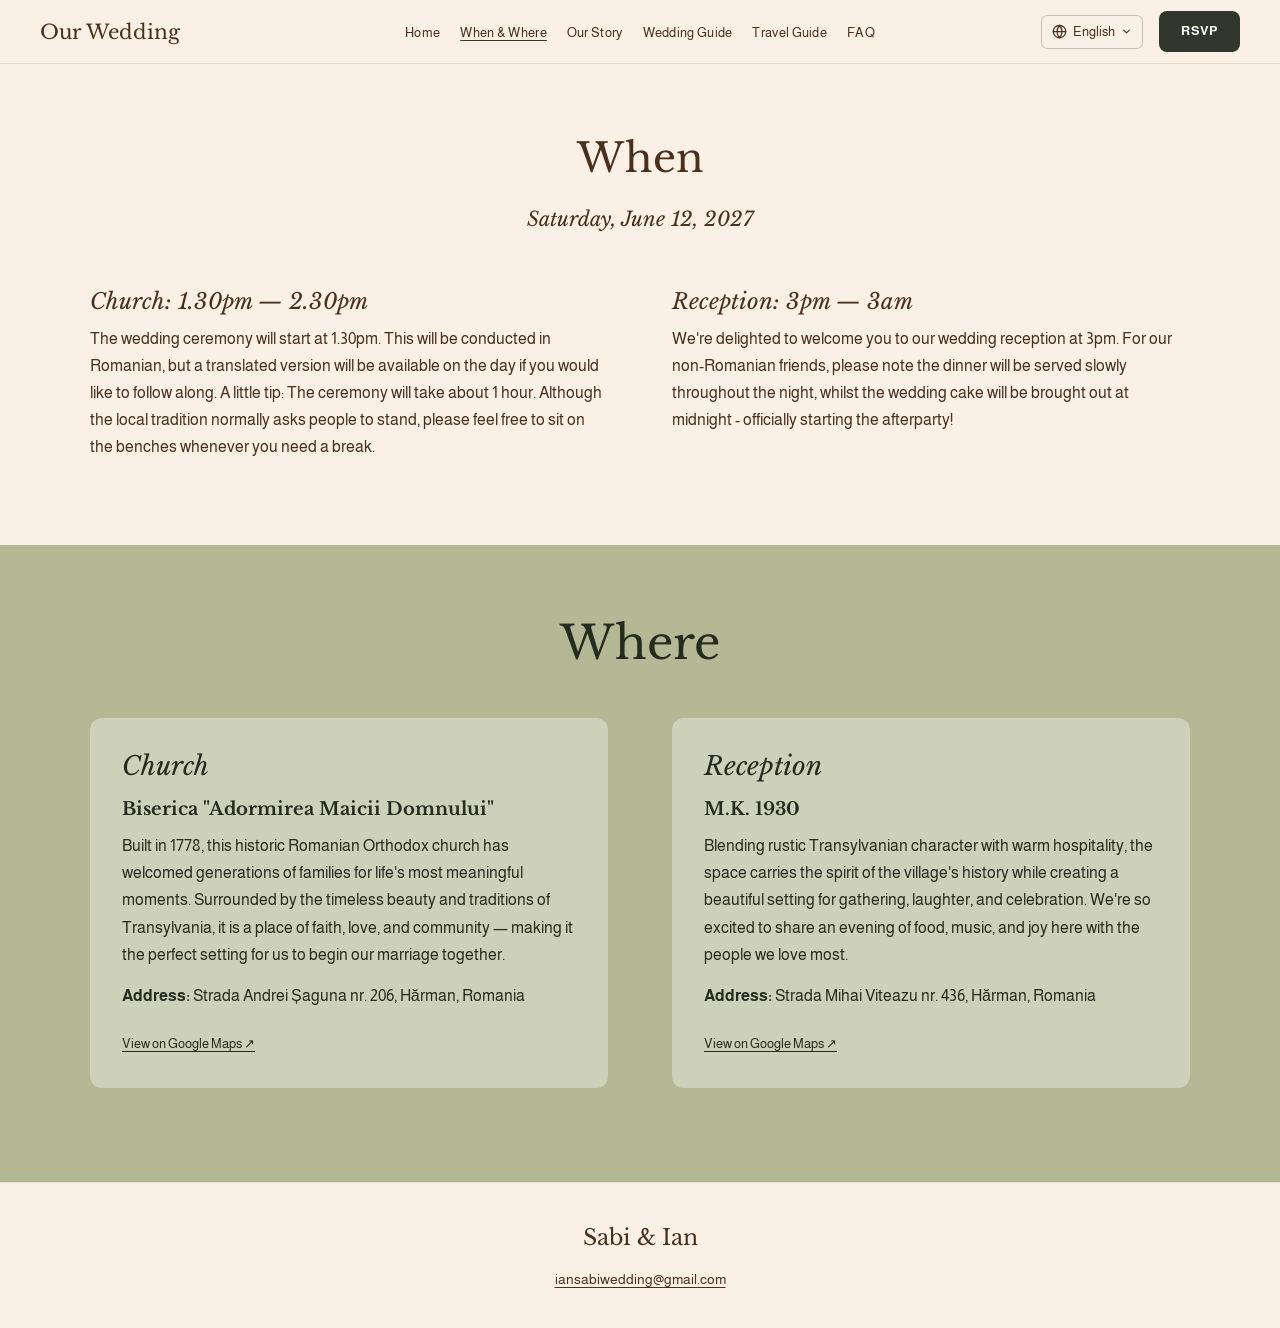
<file: when-where.html>
<!DOCTYPE html>
<html lang="en">
<head>
  <meta charset="UTF-8" />
  <meta name="viewport" content="width=device-width, initial-scale=1.0" />
  <title>When &amp; Where — Our Wedding</title>
  <link rel="stylesheet" href="style.css" />
</head>
<body>

  <!-- NAVIGATION -->
  <header>
    <nav class="nav-title">
      <a href="index.html" data-i18n="nav.title">Our Wedding</a>
    </nav>
    <ul class="nav-links" id="navLinks">
      <li><a href="index.html" data-i18n="nav.info">Home</a></li>
      <li><a href="when-where.html" class="active" data-i18n="nav.when_where">When &amp; Where</a></li>
      <li><a href="our-story.html" data-i18n="nav.story">Our Story</a></li>
      <li><a href="guide.html" data-i18n="nav.guide">Wedding Guide</a></li>
      <li><a href="travel-guide.html" data-i18n="nav.travel">Travel Guide</a></li>
      <li><a href="faq.html" data-i18n="nav.faq">FAQ</a></li>
    </ul>
    <div class="nav-right">
      <div class="lang-switcher" id="langSwitcher">
        <button class="lang-trigger" onclick="toggleLangDropdown(event)" aria-label="Change language">
          <svg width="15" height="15" viewBox="0 0 24 24" fill="none" stroke="currentColor" stroke-width="2" stroke-linecap="round" stroke-linejoin="round"><circle cx="12" cy="12" r="10"/><line x1="2" y1="12" x2="22" y2="12"/><path d="M12 2a15.3 15.3 0 0 1 4 10 15.3 15.3 0 0 1-4 10 15.3 15.3 0 0 1-4-10 15.3 15.3 0 0 1 4-10z"/></svg>
          <span id="currentLangLabel">English</span>
          <svg class="lang-chevron" width="11" height="11" viewBox="0 0 24 24" fill="none" stroke="currentColor" stroke-width="2.5" stroke-linecap="round" stroke-linejoin="round"><polyline points="6 9 12 15 18 9"/></svg>
        </button>
        <div class="lang-dropdown">
          <button id="lang-btn-en" onclick="setLang('en')">English</button>
          <button id="lang-btn-ro" onclick="setLang('ro')">Română</button>
        </div>
      </div>
      <button class="mobile-menu-toggle" onclick="toggleNav()" aria-label="Menu">☰</button>
      <a href="rsvp.html" class="btn-rsvp">RSVP</a>
    </div>
  </header>

  <!-- WHEN -->
  <section class="section-cream">
    <div class="container when-when-grid">
      <div class="when-header">
        <h2 data-i18n="ww.when">When</h2>
        <p class="text-italic" style="font-size:20px; margin-bottom:24px;" data-i18n="ww.when_date">Saturday, June 12, 2027</p>
      </div>
      <div class="when-where-content when-col-church">
        <h3 data-i18n="ww.church_time">Church: 1.30pm — 2.30pm</h3>
        <p data-lang="en">The wedding ceremony will start at 1.30pm. This will be conducted in Romanian, but a translated version will be available on the day if you would like to follow along. A little tip: The ceremony will take about 1 hour. Although the local tradition normally asks people to stand, please feel free to sit on the benches whenever you need a break.</p>
        <p data-lang="ro" style="display:none;">Slujba va începe la ora <strong>13:30</strong>. Deși ceremonia se va desfășura în limba română, am pregătit o <strong>versiune tradusă</strong> (disponibilă la fața locului) pentru cei care doresc să urmărească ritualul pas cu pas.<br/><em>Un mic sfat:</em> Ceremonia durează aproximativ o oră. Deși tradiția locală presupune statul în picioare, vă rugăm să vă simțiți liberi să vă așezați pe bănci oricând aveți nevoie de o pauză.</p>
      </div>
      <div class="when-where-content when-col-reception">
        <h3 data-i18n="ww.reception_time">Reception: 3pm — 3am</h3>
        <p data-lang="en">We're delighted to welcome you to our wedding reception at 3pm. For our non-Romanian friends, please note the dinner will be served slowly throughout the night, whilst the wedding cake will be brought out at midnight - officially starting the afterparty!</p>
        <p data-lang="ro" style="display:none;">Vă așteptăm cu mare drag la locul recepției începând cu ora <strong>15:00</strong> pentru a da startul sărbătorii!<br/>Pentru prietenii noștri care participă pentru prima dată la o nuntă românească, le destăinuim faptul că masa va fi servită treptat pe parcursul serii, iar momentul dulce — <strong>Tortul Miresei</strong> — va fi servit la miezul nopții, deschizând oficial afterparty!</p>
      </div>
    </div>
  </section>

  <!-- WHERE -->
  <section class="section-sage">
    <div class="container">
      <h2 class="section-label" data-i18n="ww.where">Where</h2>
      <div class="two-col">
        <div class="venue-card">
          <h3 data-i18n="ww.church_title">Church</h3>
          <h4>Biserica "Adormirea Maicii Domnului"</h4>
          <p data-lang="en">Built in 1778, this historic Romanian Orthodox church has welcomed generations of families for life's most meaningful moments. Surrounded by the timeless beauty and traditions of Transylvania, it is a place of faith, love, and community — making it the perfect setting for us to begin our marriage together.</p>
          <p data-lang="ro" style="display:none;">Construită în anul 1778, această biserică ortodoxă istorică a fost martora multor generații de familii în cele mai însemnate momente ale vieții lor. Învăluită în frumusețea atemporală și tradițiile Transilvaniei, este un loc al credinței, al iubirii și al comunității — cadrul perfect pentru a ne începe drumul împreună ca familie.</p>
          <p><span data-i18n="ww.address"><strong>Address:</strong></span> Strada Andrei Șaguna nr. 206, Hărman, Romania</p>
          <a href="https://maps.google.com/?q=Biserica+Adormirea+Maicii+Domnului,+Strada+Andrei+Saguna+206,+Harman,+Romania" target="_blank" class="maps-link" data-i18n="ww.maps_view">View on Google Maps ↗</a>
        </div>
        <div class="venue-card">
          <h3 data-i18n="ww.reception_title">Reception</h3>
          <h4>M.K. 1930</h4>
          <p data-lang="en">Blending rustic Transylvanian character with warm hospitality, the space carries the spirit of the village's history while creating a beautiful setting for gathering, laughter, and celebration. We're so excited to share an evening of food, music, and joy here with the people we love most.</p>
          <p data-lang="ro" style="display:none;">Îmbinând farmecul rustic transilvănean cu o ospitalitate caldă, acest spațiu păstrează vie atmosfera satului de altădată, creând cadrul perfect pentru povești, râsete și sărbătoare. Suntem nerăbdători să petrecem o seară plină de bucurie, muzică și delicii culinare alături de toți cei dragi nouă.</p>
          <p><span data-i18n="ww.address"><strong>Address:</strong></span> Strada Mihai Viteazu nr. 436, Hărman, Romania</p>
          <a href="https://maps.google.com/?q=MK+1930,+Strada+Mihai+Viteazu+436,+Harman,+Romania" target="_blank" class="maps-link" data-i18n="ww.maps_view">View on Google Maps ↗</a>
        </div>
      </div>
    </div>
  </section>

  <!-- FOOTER -->
  <footer>
    <p class="footer-name">Sabi &amp; Ian</p>
    <a href="mailto:iansabiwedding@gmail.com">iansabiwedding@gmail.com</a>
  </footer>

  <script>
    function toggleNav() {
      document.getElementById('navLinks').classList.toggle('open');
    }
  </script>
  <script src="lang.js"></script>
</body>
</html>
</file>
<file: style.css>
@import url('https://fonts.googleapis.com/css2?family=Libre+Baskerville:ital,wght@0,400;0,700;1,400&family=Almarai:wght@300;400;700&display=swap');

/* =============================
   CSS Variables
   ============================= */
:root {
  --cream: #faf0e6;
  --cream-alt: #f9efe5;
  --sage: #b4b894;
  --dark-brown: #492f1d;
  --dark-green: #31372a;
  --sage-dark: #262b1f;
  --max-width: 1100px;
}

/* =============================
   Reset & Base
   ============================= */
*, *::before, *::after {
  box-sizing: border-box;
  margin: 0;
  padding: 0;
}

html { scroll-behavior: smooth; }

body {
  font-family: 'Almarai', sans-serif;
  background-color: var(--cream);
  color: var(--dark-brown);
  font-size: 16px;
  line-height: 1.7;
}

a { color: var(--dark-brown); }

img { max-width: 100%; display: block; }

/* =============================
   Navigation
   ============================= */
header {
  position: sticky;
  top: 0;
  z-index: 200;
  background-color: var(--cream);
  border-bottom: 1px solid rgba(73, 47, 29, 0.12);
  padding: 0 40px;
  height: 64px;
  display: grid;
  grid-template-columns: 1fr auto 1fr;
  align-items: center;
}

.nav-links {
  display: flex;
  gap: 20px;
  align-items: center;
  list-style: none;
}

.nav-links a {
  text-decoration: none;
  color: var(--dark-brown);
  font-size: 13px;
  font-weight: 400;
  letter-spacing: 0.3px;
  transition: opacity 0.2s;
  white-space: nowrap;
}

.nav-links a:hover,
.nav-links a.active {
  text-decoration: underline;
  text-underline-offset: 3px;
}

.nav-title a {
  text-decoration: none;
  color: var(--dark-brown);
  font-family: 'Libre Baskerville', serif;
  font-size: 20px;
  font-weight: 400;
  white-space: nowrap;
}

.nav-right {
  display: flex;
  justify-content: flex-end;
  align-items: center;
  gap: 8px;
}

.btn-rsvp {
  background-color: var(--dark-green);
  color: #fff !important;
  padding: 9px 22px;
  border-radius: 8px;
  text-decoration: none !important;
  font-size: 13px;
  letter-spacing: 0.5px;
  font-weight: 700;
  transition: opacity 0.2s;
}

.btn-rsvp:hover { opacity: 0.85; }

/* Mobile nav */
.mobile-menu-toggle {
  display: none;
  background: none;
  border: none;
  cursor: pointer;
  font-size: 22px;
  color: var(--dark-brown);
  padding: 4px;
}

/* =============================
   Language Switcher
   ============================= */
.lang-switcher {
  position: relative;
  margin-right: 8px;
}

.lang-trigger {
  background: none;
  border: 1px solid rgba(73, 47, 29, 0.25);
  border-radius: 6px;
  padding: 6px 10px;
  cursor: pointer;
  font-family: 'Almarai', sans-serif;
  font-size: 13px;
  color: var(--dark-brown);
  display: flex;
  align-items: center;
  gap: 6px;
  transition: border-color 0.2s, background-color 0.2s;
  white-space: nowrap;
  height: 34px;
}

.lang-trigger:hover {
  border-color: var(--dark-brown);
  background-color: rgba(73, 47, 29, 0.05);
}

.lang-chevron {
  transition: transform 0.2s;
}

.lang-switcher.open .lang-chevron {
  transform: rotate(180deg);
}

.lang-dropdown {
  display: none;
  position: absolute;
  top: calc(100% + 6px);
  right: 0;
  background: var(--cream);
  border: 1px solid rgba(73, 47, 29, 0.15);
  border-radius: 8px;
  box-shadow: 0 4px 16px rgba(0, 0, 0, 0.10);
  overflow: hidden;
  min-width: 120px;
  z-index: 300;
}

.lang-switcher.open .lang-dropdown {
  display: block;
}

.lang-dropdown button {
  width: 100%;
  background: none;
  border: none;
  padding: 11px 16px;
  text-align: left;
  font-family: 'Almarai', sans-serif;
  font-size: 14px;
  color: var(--dark-brown);
  cursor: pointer;
  transition: background-color 0.15s;
}

.lang-dropdown button:hover {
  background-color: rgba(73, 47, 29, 0.06);
}

.lang-dropdown button.lang-active {
  font-weight: 700;
}

/* =============================
   Page Title Banner
   ============================= */
.page-banner {
  background-color: var(--cream);
  text-align: center;
  padding: 48px 24px 36px;
  border-bottom: 1px solid rgba(73, 47, 29, 0.08);
}

.page-banner h1 {
  font-family: 'Libre Baskerville', serif;
  font-size: 42px;
  font-weight: 400;
  color: var(--dark-brown);
}

/* =============================
   Hero (Homepage)
   ============================= */
.hero {
  background-color: var(--cream);
  text-align: center;
  padding: 36px 24px 20px;
  min-height: auto;
  display: flex;
  flex-direction: column;
  align-items: center;
  justify-content: center;
}

.hero-date {
  font-family: 'Libre Baskerville', serif;
  font-size: clamp(18px, 2.5vw, 24px);
  letter-spacing: 3px;
  color: var(--dark-brown);
  margin-bottom: 20px;
  display: flex;
  align-items: center;
  gap: 12px;
}

.hero-date::before,
.hero-date::after {
  content: '—';
  opacity: 0.6;
}

.hero-title {
  font-family: 'Libre Baskerville', serif;
  font-size: clamp(54px, 8vw, 90px);
  color: var(--dark-brown);
  margin-bottom: 18px;
  font-weight: 400;
  line-height: 1.1;
}

.hero-subtitle {
  font-family: 'Libre Baskerville', serif;
  font-size: clamp(18px, 2.5vw, 24px);
  color: var(--dark-brown);
}

/* =============================
   Full-width image
   ============================= */
.img-fullwidth {
  width: 100%;
  display: block;
}

/* =============================
   Section colours
   ============================= */
.section-cream {
  background-color: var(--cream);
  padding: 70px 24px;
}

.section-sage {
  background-color: var(--sage);
  padding: 70px 24px;
  color: var(--sage-dark);
}

.section-sage h2,
.section-sage h3,
.section-sage .section-label { color: var(--sage-dark); }

.section-sage a { color: var(--sage-dark); }
.section-sage a.btn-large { color: #fff; }
.section-sage a.btn-large:hover { color: var(--dark-green); }

/* =============================
   Container
   ============================= */
.container {
  max-width: var(--max-width);
  margin: 0 auto;
}

/* =============================
   Two-column layout
   ============================= */
.two-col {
  display: grid;
  grid-template-columns: 1fr 1fr;
  gap: 64px;
  align-items: center;
}

.two-col.reverse { direction: rtl; }
.two-col.reverse > * { direction: ltr; }

/* =============================
   Circular image
   ============================= */
.img-circle {
  width: 100%;
  max-width: 420px;
  aspect-ratio: 1;
  border-radius: 50%;
  object-fit: cover;
  margin: 0 auto;
}

/* =============================
   Typography helpers
   ============================= */
h2 {
  font-family: 'Libre Baskerville', serif;
  font-size: clamp(28px, 3.5vw, 40px);
  font-weight: 400;
  line-height: 1.2;
  margin-bottom: 20px;
}

h3 {
  font-family: 'Libre Baskerville', serif;
  font-size: clamp(20px, 2.5vw, 26px);
  font-weight: 400;
  font-style: italic;
  line-height: 1.3;
  margin-bottom: 12px;
}

h4 {
  font-family: 'Libre Baskerville', serif;
  font-size: 18px;
  font-weight: 700;
  margin-bottom: 8px;
}

p { margin-bottom: 14px; }
p:last-child { margin-bottom: 0; }

.text-italic {
  font-family: 'Libre Baskerville', serif;
  font-style: italic;
}

.text-center { text-align: center; }

.section-label {
  font-family: 'Libre Baskerville', serif;
  font-size: clamp(30px, 4vw, 46px);
  font-weight: 400;
  color: var(--dark-brown);
  text-align: center;
  margin-bottom: 48px;
}

/* =============================
   When & Where grid (homepage)
   ============================= */
.www-grid {
  display: grid;
  grid-template-columns: 1fr 1fr 1fr;
  gap: 40px;
  text-align: center;
  max-width: 900px;
  margin: 0 auto;
}

.www-grid .col-when { grid-column: 1; }
.www-grid .col-church { grid-column: 2; }
.www-grid .col-reception { grid-column: 3; }

.www-grid .col-where-header {
  grid-column: 2 / 4;
  text-align: center;
}

.col-where-mobile { display: none; }

.www-grid h3 { margin-bottom: 10px; }

.www-grid-detail {
  margin-top: 0;
  border-top: 1px solid rgba(73, 47, 29, 0.12);
  padding-top: 20px;
}

.www-grid-detail h4 {
  font-family: 'Libre Baskerville', serif;
  font-size: 18px;
  font-style: italic;
  font-weight: 400;
  margin-bottom: 10px;
}

.maps-link {
  display: inline-block;
  margin-top: 10px;
  font-size: 13px;
  text-decoration: underline;
  text-underline-offset: 3px;
}

/* =============================
   CTA section
   ============================= */
.cta-section {
  text-align: center;
}

.cta-section h2 {
  font-size: clamp(24px, 3vw, 36px);
  margin-bottom: 24px;
}

.btn-large {
  display: inline-block;
  background-color: var(--dark-green);
  color: #fff;
  padding: 15px 64px;
  border-radius: 8px;
  text-decoration: none;
  font-size: 14px;
  letter-spacing: 2px;
  font-weight: 700;
  transition: background-color 0.2s, color 0.2s;
}

.btn-large:hover { background-color: #fff; color: var(--dark-green); opacity: 1; }

/* =============================
   Info block (homepage sections)
   ============================= */
.info-block {
  max-width: 700px;
  margin: 0 auto;
  text-align: center;
}

.info-block h2 { margin-bottom: 16px; }

/* =============================
   When & Where page
   ============================= */
.when-when-grid {
  display: grid;
  grid-template-columns: 1fr 1fr;
  gap: 0 64px;
}

.when-header {
  grid-column: 1 / -1;
  margin-bottom: 28px;
  text-align: center;
}

.when-col-church {
  grid-column: 1;
  grid-row: 2;
}

.when-col-reception {
  grid-column: 2;
  grid-row: 2;
}

.when-where-content {
  max-width: 680px;
}

.when-where-content h2 {
  font-size: clamp(32px, 4vw, 48px);
  margin-bottom: 8px;
}

.when-where-content h3 {
  font-size: 22px;
  margin-top: 0;
  margin-bottom: 8px;
}

.venue-card {
  padding: 32px;
  background: rgba(255,255,255,0.35);
  border-radius: 12px;
  margin-bottom: 24px;
}

.venue-card h3 { margin-top: 0; margin-bottom: 10px; }

/* =============================
   Our Story page - About Us
   ============================= */
.bio-col h3 {
  font-size: 20px;
  font-style: normal;
  font-weight: 700;
  margin-bottom: 12px;
  font-family: 'Libre Baskerville', serif;
}

/* Timeline */
.timeline {
  position: relative;
  max-width: var(--max-width);
  margin: 0 auto;
}

.timeline::before {
  content: '';
  position: absolute;
  left: 50%;
  transform: translateX(-50%);
  top: 0;
  bottom: 0;
  width: 2px;
  background-color: rgba(73, 47, 29, 0.2);
}

.timeline-item {
  display: grid;
  grid-template-columns: 1fr 80px 1fr;
  gap: 0;
  margin-bottom: 60px;
  align-items: center;
}

.timeline-item:nth-child(odd) .timeline-text { grid-column: 3; }
.timeline-item:nth-child(odd) .timeline-img { grid-column: 1; grid-row: 1; }
.timeline-item:nth-child(even) .timeline-text { grid-column: 1; text-align: right; }
.timeline-item:nth-child(even) .timeline-img { grid-column: 3; grid-row: 1; }

.timeline-dot {
  grid-column: 2;
  grid-row: 1;
  display: flex;
  flex-direction: column;
  align-items: center;
  justify-content: center;
  gap: 8px;
  z-index: 1;
}

.timeline-dot-circle {
  width: 14px;
  height: 14px;
  background-color: var(--dark-brown);
  border-radius: 50%;
  flex-shrink: 0;
}

.timeline-date {
  font-size: 12px;
  font-weight: 700;
  letter-spacing: 0.5px;
  writing-mode: horizontal-tb;
  white-space: nowrap;
  color: var(--dark-brown);
  opacity: 0.7;
}

.timeline-img img {
  width: 100%;
  max-width: 380px;
  height: 280px;
  object-fit: cover;
  border-radius: 12px;
}

.timeline-item:nth-child(odd) .timeline-img img { margin-left: 0; }
.timeline-item:nth-child(even) .timeline-img img { margin-left: auto; }

.timeline-text {
  padding: 0 24px;
}

.timeline-text p {
  font-size: 15px;
}

/* =============================
   Guide / Travel page sections
   ============================= */
.guide-section {
  max-width: 800px;
  margin: 0 auto 48px;
  padding-bottom: 48px;
  border-bottom: 1px solid rgba(73, 47, 29, 0.12);
}

.guide-section:last-child {
  border-bottom: none;
  margin-bottom: 0;
}

.guide-section h3 {
  font-size: 26px;
  font-style: italic;
  margin-bottom: 14px;
}

/* =============================
   FAQ accordion
   ============================= */
.faq-container {
  max-width: 760px;
  margin: 0 auto;
}

.faq-item {
  border-bottom: 1px solid rgba(73, 47, 29, 0.15);
}

.faq-question {
  width: 100%;
  background: none;
  border: none;
  text-align: left;
  padding: 20px 0;
  font-family: 'Almarai', sans-serif;
  font-size: 16px;
  font-weight: 700;
  color: var(--dark-brown);
  cursor: pointer;
  display: flex;
  justify-content: space-between;
  align-items: center;
  gap: 16px;
}

.faq-question:hover { opacity: 0.75; }

.faq-icon {
  font-size: 20px;
  font-weight: 300;
  flex-shrink: 0;
  transition: transform 0.25s;
  line-height: 1;
}

.faq-item.open .faq-icon { transform: rotate(45deg); }

.faq-answer {
  max-height: 0;
  overflow: hidden;
  transition: max-height 0.3s ease, padding 0.3s ease;
  padding-bottom: 0;
}

.faq-item.open .faq-answer {
  max-height: 600px;
  padding-bottom: 20px;
}

.faq-answer p { font-size: 15px; line-height: 1.7; }

/* =============================
   RSVP page
   ============================= */
.rsvp-center {
  text-align: center;
  max-width: 600px;
  margin: 0 auto;
  padding: 80px 24px;
}

.rsvp-center h2 { margin-bottom: 20px; }
.rsvp-center p { margin-bottom: 32px; font-size: 17px; }

/* =============================
   Footer
   ============================= */
footer {
  background-color: var(--cream);
  border-top: 1px solid rgba(73, 47, 29, 0.1);
  text-align: center;
  padding: 36px 24px;
}

footer .footer-name {
  font-family: 'Libre Baskerville', serif;
  font-size: 22px;
  font-weight: 400;
  margin-bottom: 8px;
}

footer a {
  font-size: 14px;
  text-decoration: underline;
  text-underline-offset: 3px;
}

/* =============================
   Divider
   ============================= */
.divider {
  width: 60px;
  height: 1px;
  background-color: var(--dark-brown);
  margin: 24px auto;
  opacity: 0.3;
}

/* =============================
   Responsive
   ============================= */
@media (max-width: 900px) {
  header {
    grid-template-columns: auto auto;
    padding: 0 20px;
    gap: 12px;
  }

  .nav-links { display: none; }
  .nav-links.open {
    display: flex;
    flex-direction: column;
    position: fixed;
    top: 64px;
    left: 0;
    right: 0;
    background: var(--cream);
    padding: 20px 24px 28px;
    gap: 14px;
    border-bottom: 1px solid rgba(73,47,29,0.12);
    z-index: 199;
    box-shadow: 0 8px 24px rgba(0,0,0,0.08);
  }

  .nav-title { grid-column: 1; }
  .nav-right { grid-column: 2; }
  .mobile-menu-toggle { display: block; }

  .nav-right { gap: 12px; }

  .two-col {
    grid-template-columns: 1fr;
    gap: 36px;
  }

  .two-col.reverse { direction: ltr; }

  .www-grid {
    grid-template-columns: 1fr;
    gap: 32px;
  }

  .www-grid .col-when,
  .www-grid .col-church,
  .www-grid .col-reception,
  .www-grid .col-where-header { grid-column: 1; }

  .when-when-grid {
    grid-template-columns: 1fr;
    gap: 0;
  }

  .when-header { text-align: center; }

  .when-col-church {
    grid-column: 1;
    grid-row: auto;
  }

  .when-col-reception {
    grid-column: 1;
    grid-row: auto;
  }

  .when-where-content h3 {
    margin-top: 28px;
  }

  .col-where-desktop { display: none; }
  .col-where-mobile {
    display: block;
    border-top: 1px solid rgba(73, 47, 29, 0.12);
    padding-top: 20px;
    margin-top: 8px;
  }

  .timeline::before { left: 24px; }

  .timeline-item {
    grid-template-columns: 48px 1fr;
    gap: 0;
  }

  .timeline-item:nth-child(odd) .timeline-text,
  .timeline-item:nth-child(even) .timeline-text {
    grid-column: 2;
    grid-row: 1;
    text-align: left;
    padding: 0 0 0 16px;
  }

  .timeline-item:nth-child(odd) .timeline-img,
  .timeline-item:nth-child(even) .timeline-img {
    grid-column: 2;
    grid-row: 2;
    padding-left: 16px;
    margin-top: 16px;
  }

  .timeline-item:nth-child(even) .timeline-img img {
    margin-left: 0;
  }

  .timeline-dot {
    grid-column: 1;
    grid-row: 1;
    justify-content: flex-start;
    padding-top: 4px;
  }

  .timeline-date { display: none; }

  .section-cream,
  .section-sage { padding: 48px 24px; }

  .hero { padding: 48px 24px 36px; min-height: auto; }
}

@media (max-width: 480px) {
  .hero-title { font-size: 44px; }
  .page-banner h1 { font-size: 32px; }
  h2 { font-size: 26px; }
}
</file>
